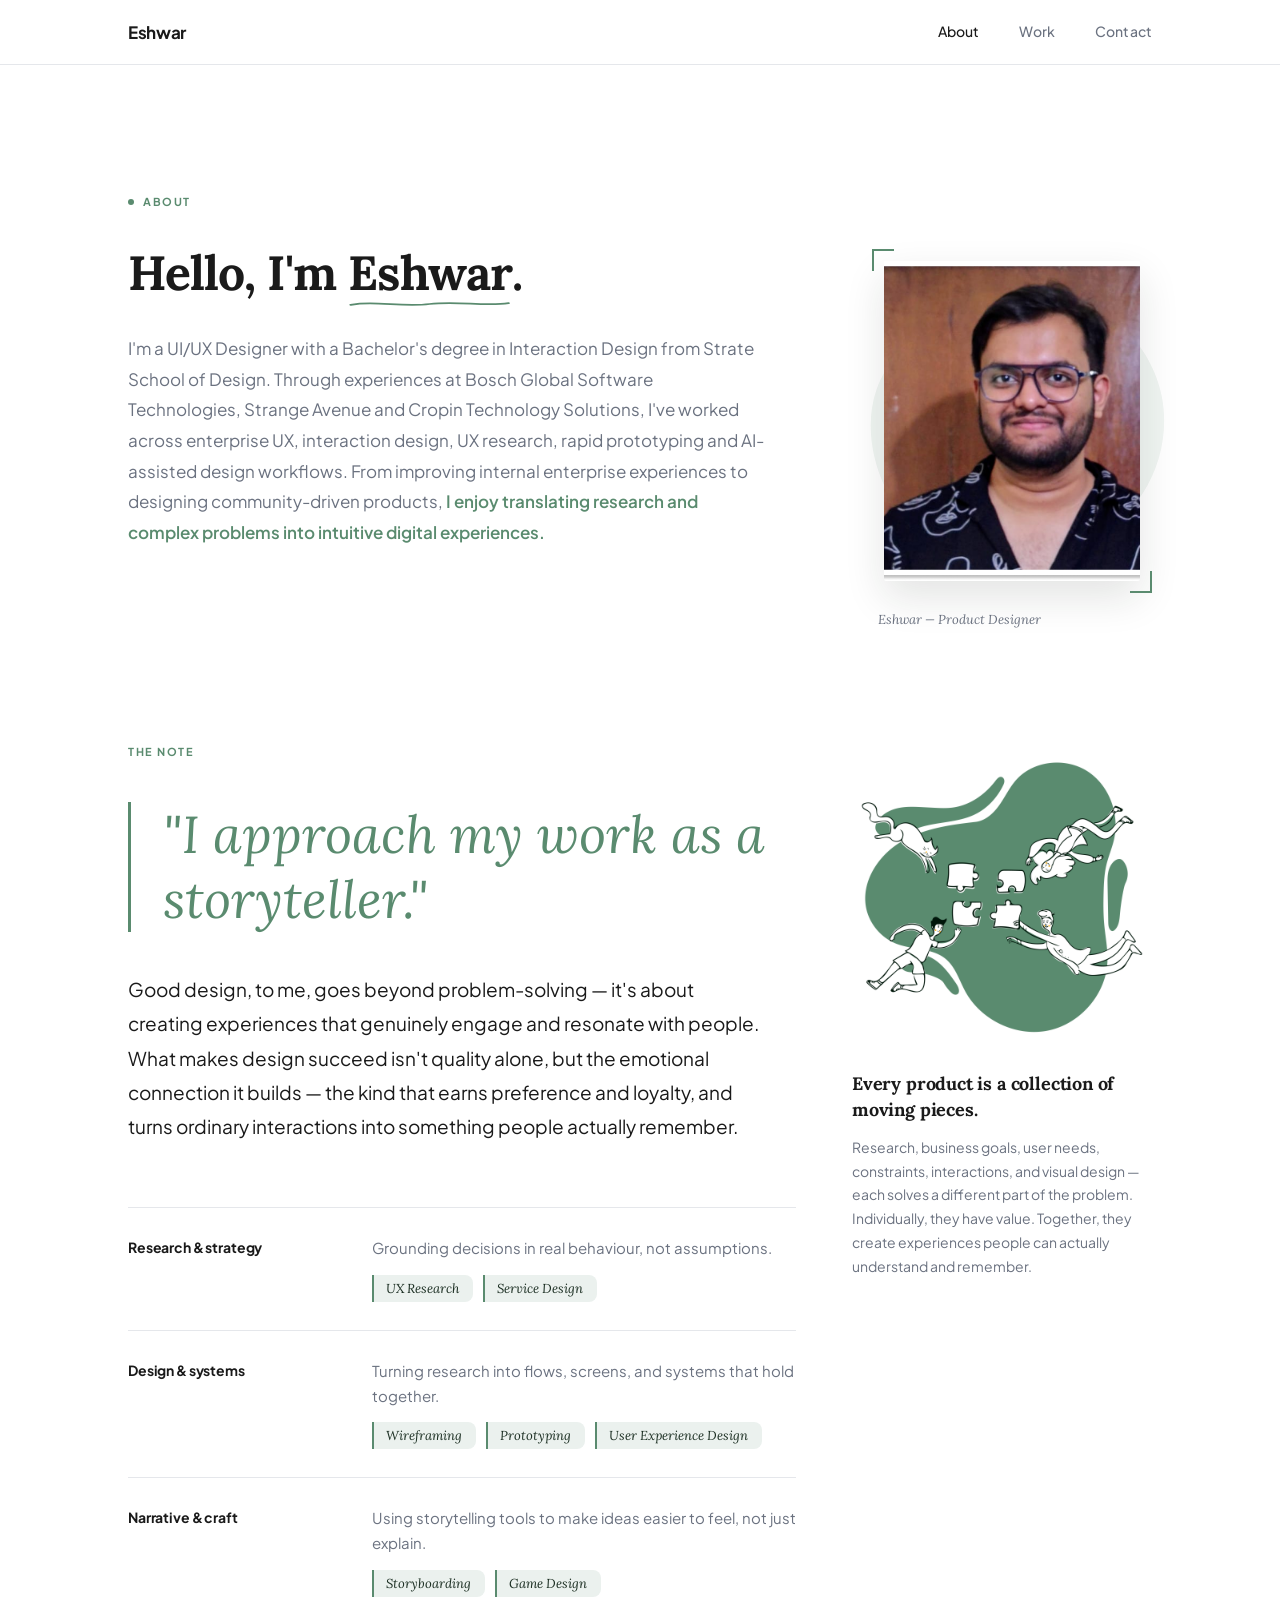
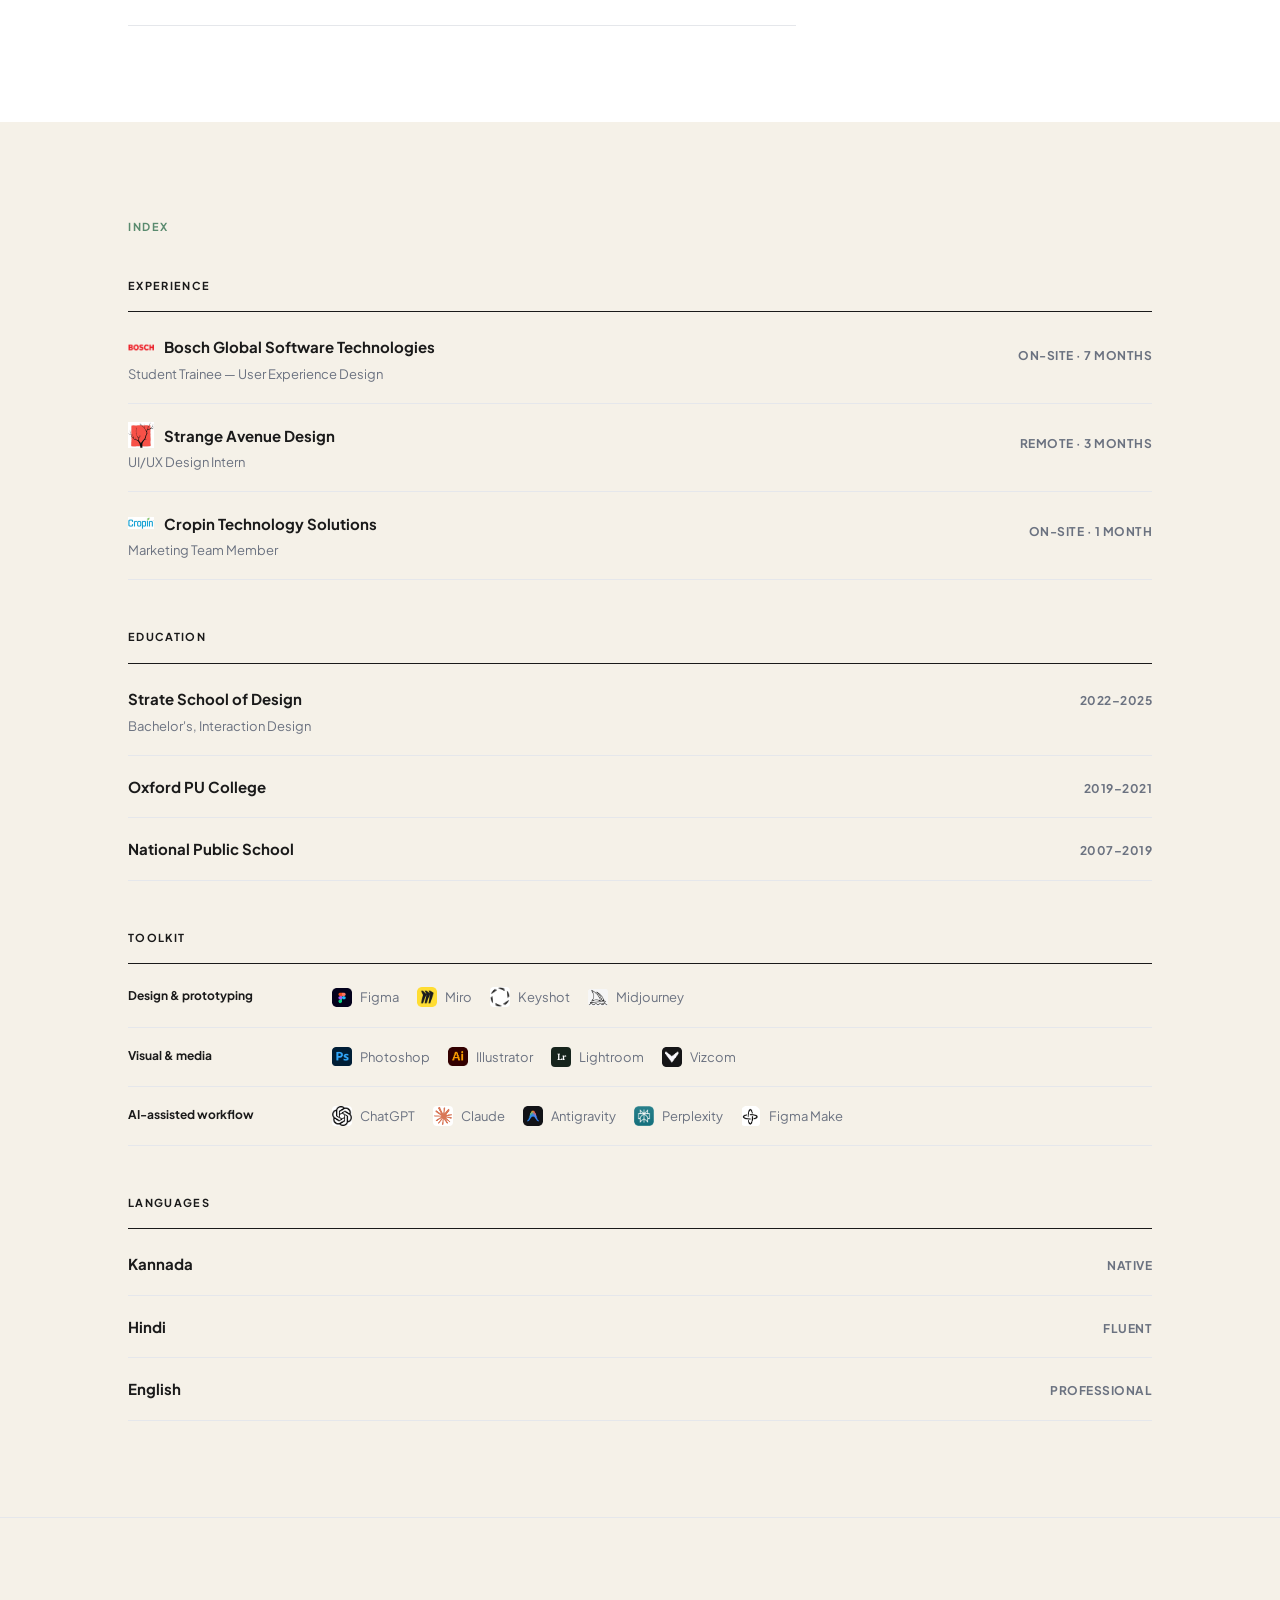
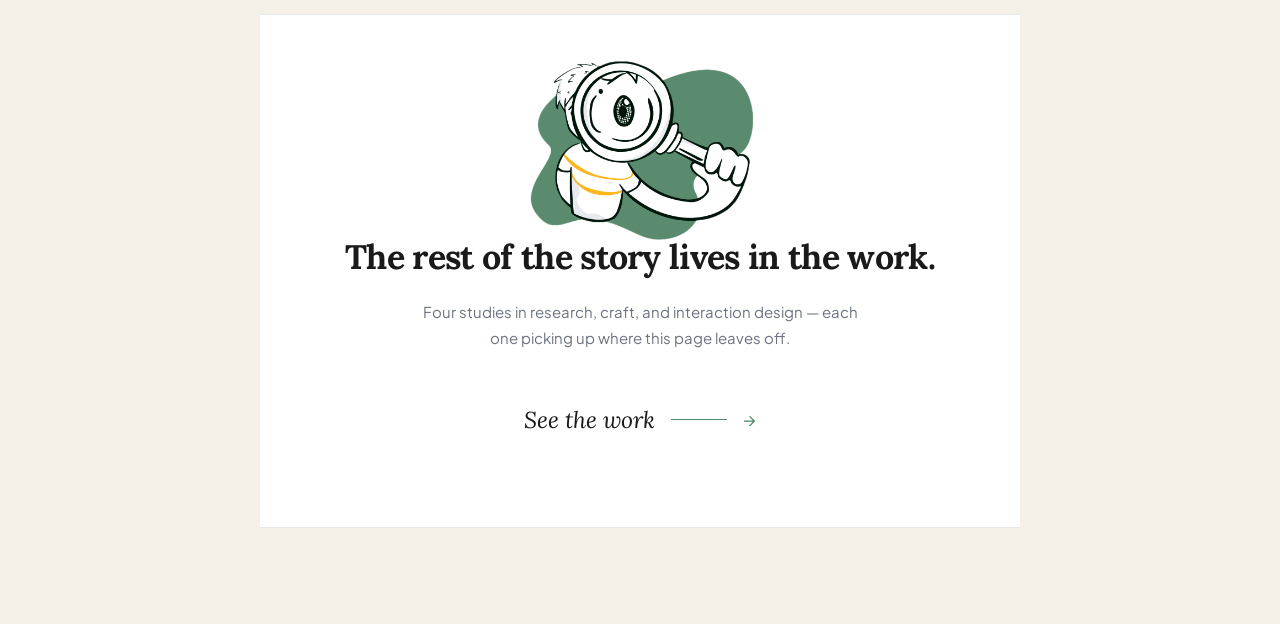
<file: index.html>
<!DOCTYPE html>
<html lang="en">
<head>
<meta charset="UTF-8">
<meta name="viewport" content="width=device-width, initial-scale=1.0">
<title>Eshwar — Product Designer</title>
<meta http-equiv="refresh" content="0;url=about-v2.html">
<link rel="canonical" href="about-v2.html">
</head>
<body>
<script>window.location.replace('about-v2.html');</script>
<p>Redirecting to <a href="about-v2.html">Eshwar — Product Designer</a>…</p>
</body>
</html>
</file>
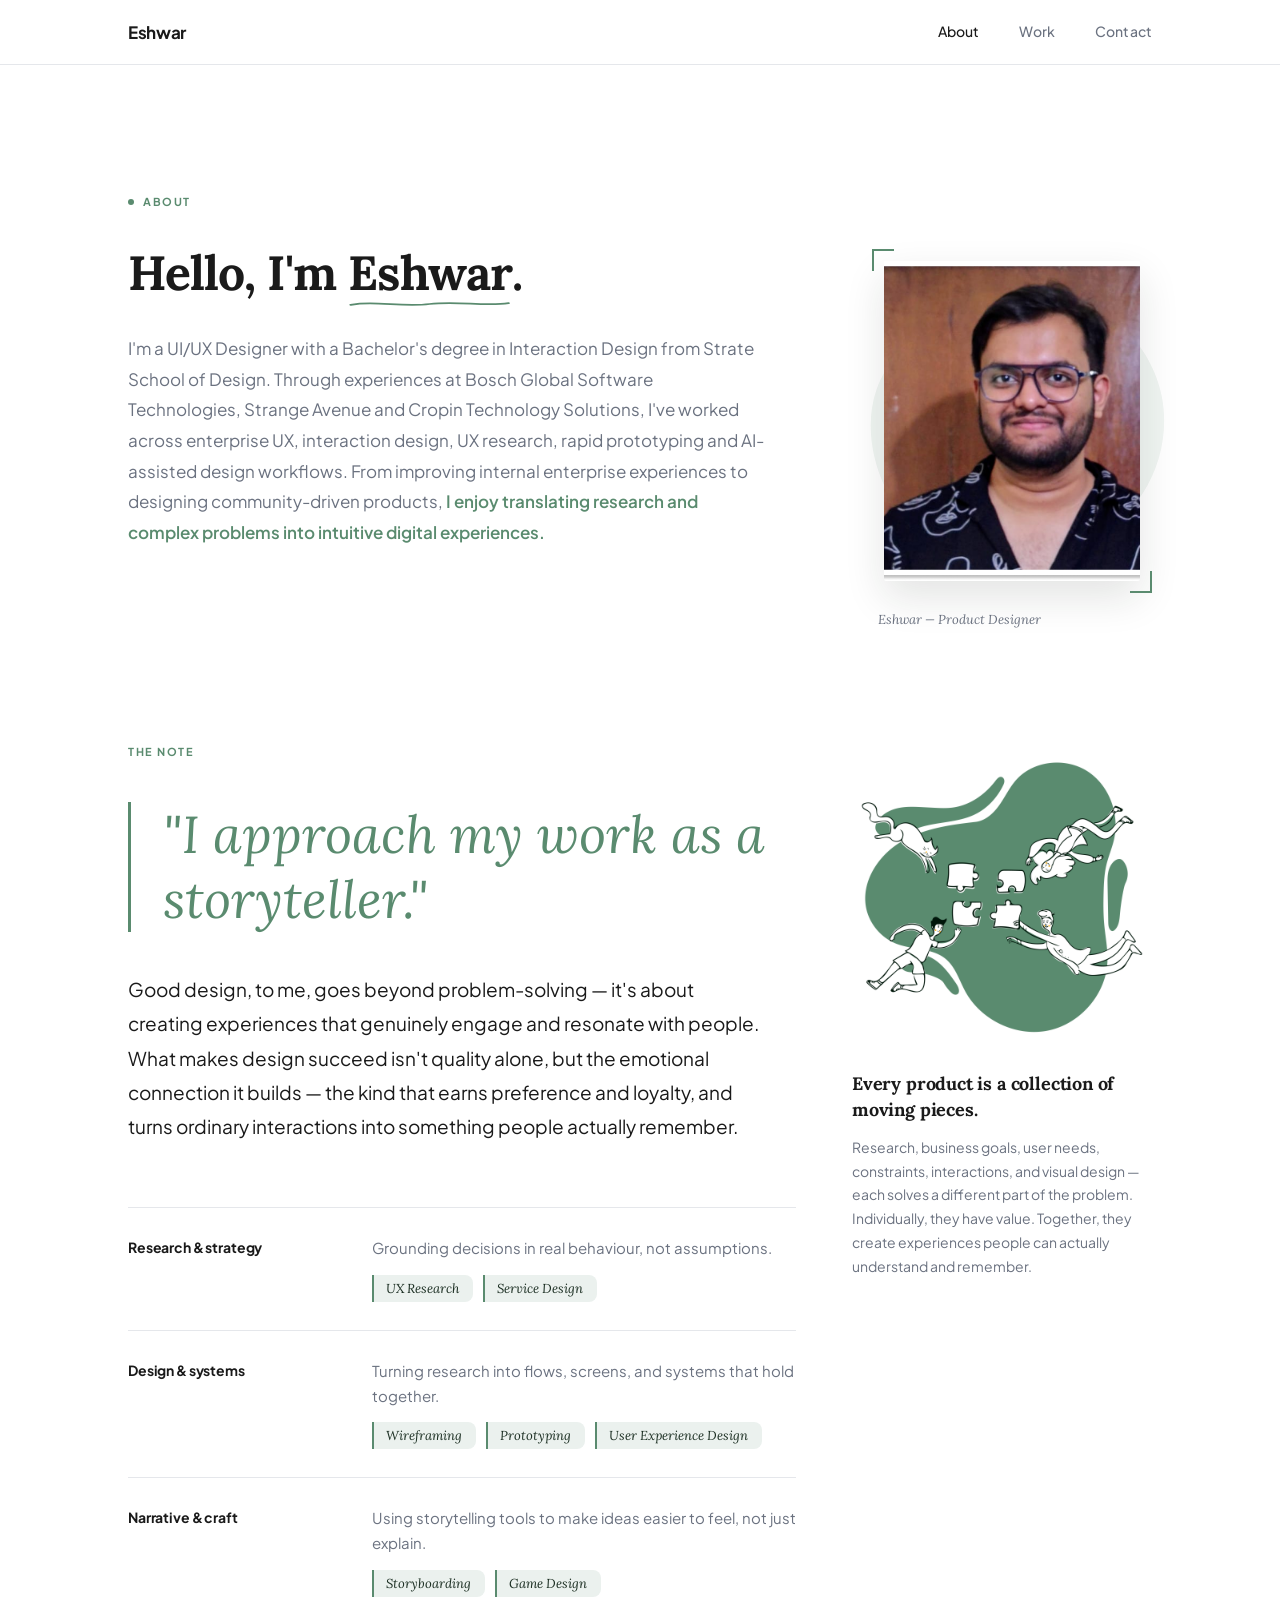
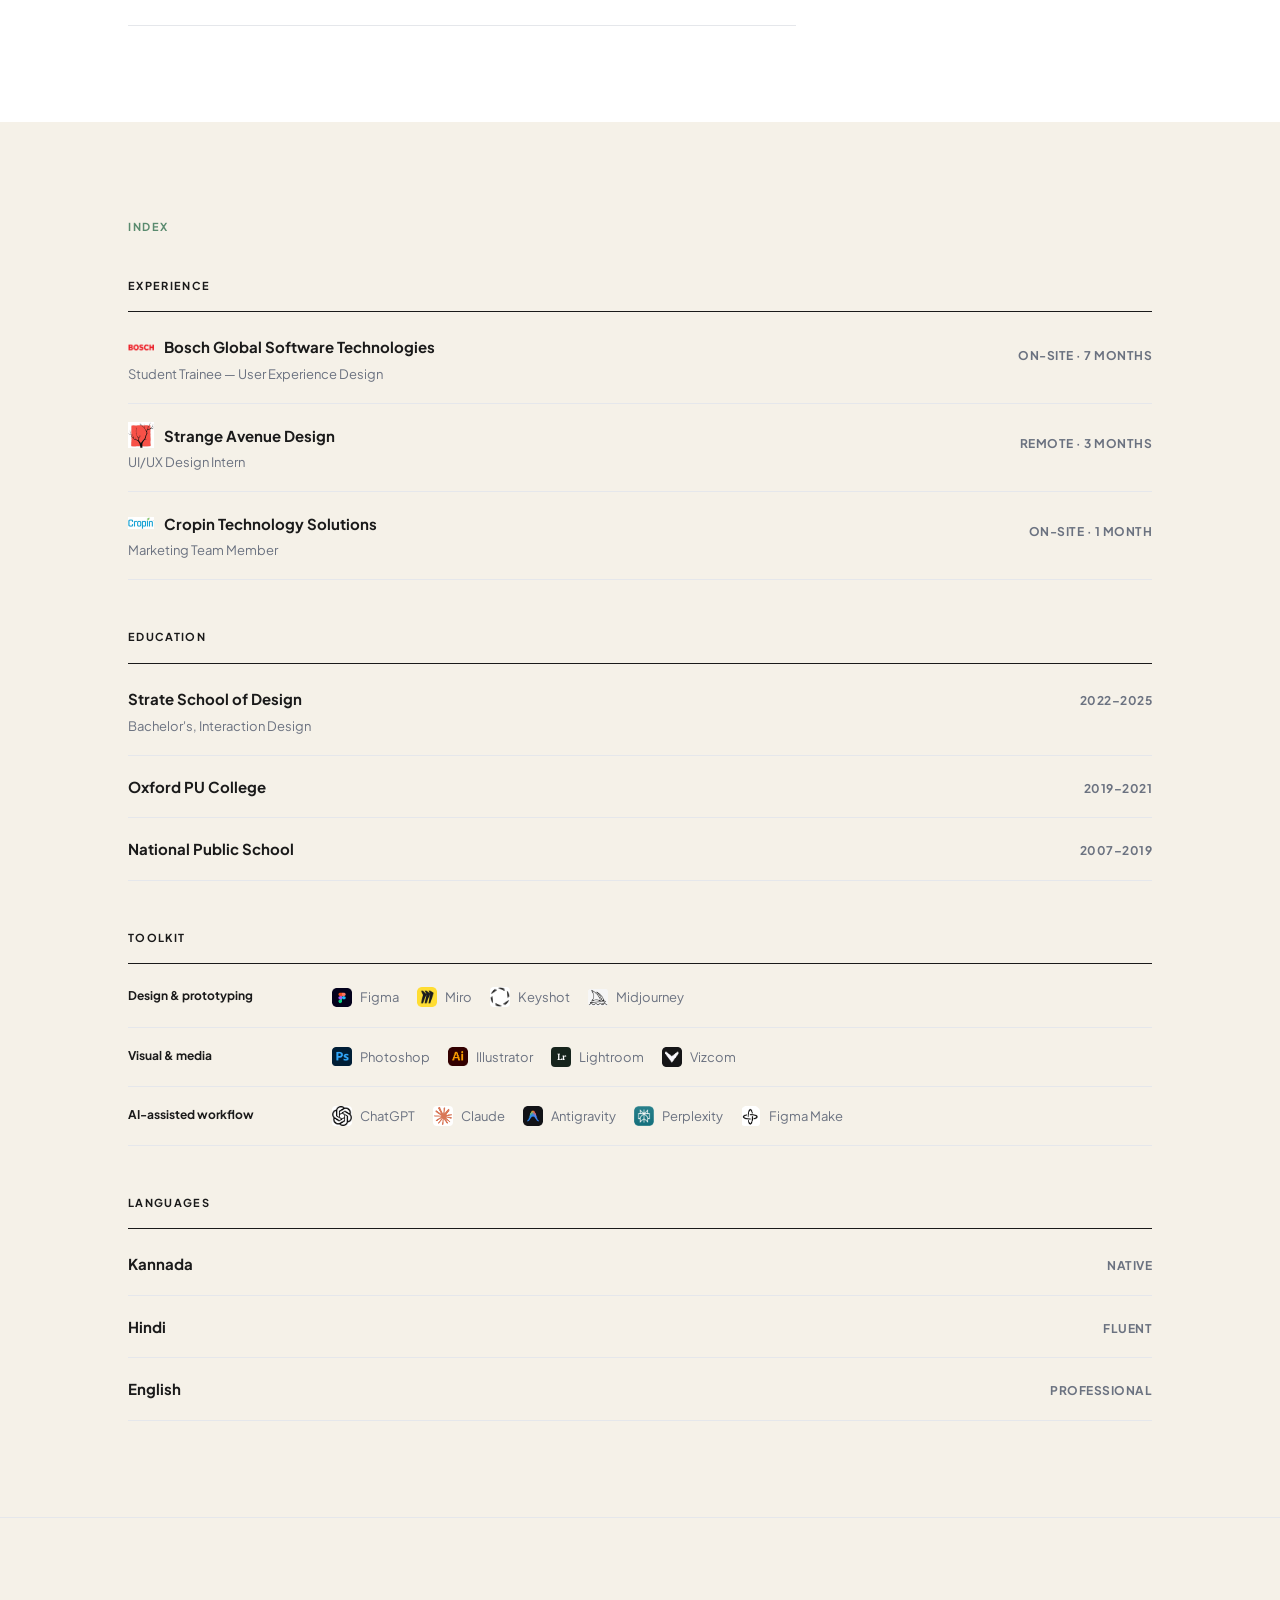
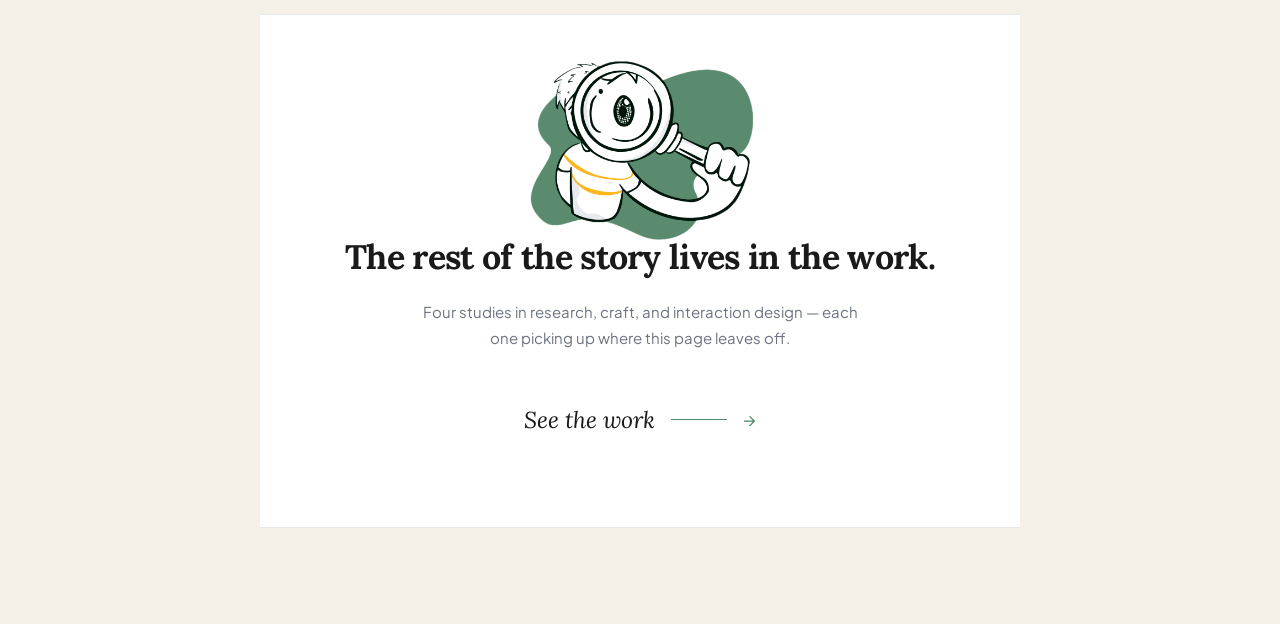
<file: about-v2.html>
<!DOCTYPE html>
<html lang="en">
<head>
<meta charset="UTF-8">
<meta name="viewport" content="width=device-width, initial-scale=1.0">
<title>About — Eshwar</title>
<meta name="description" content="About Eshwar — a product designer who treats design as storytelling, working across research, information architecture, and interaction design.">
<meta property="og:title" content="About — Eshwar">
<meta property="og:description" content="A product designer who treats design as storytelling — building experiences that don't just solve problems, but earn a place in people's everyday lives.">
<meta property="og:type" content="website">
<meta name="twitter:card" content="summary_large_image">
<link rel="icon" href="data:image/svg+xml,<svg xmlns='http://www.w3.org/2000/svg' viewBox='0 0 32 32'><rect width='32' height='32' rx='8' fill='%235A8B6F'/><text x='16' y='22' text-anchor='middle' font-size='18' font-family='sans-serif' fill='white' font-weight='700'>E</text></svg>">
<link rel="preconnect" href="https://fonts.googleapis.com">
<link rel="preconnect" href="https://fonts.gstatic.com" crossorigin>
<link href="https://fonts.googleapis.com/css2?family=Lora:ital,wght@0,400;0,700;1,400&family=Plus+Jakarta+Sans:ital,wght@0,300;0,400;0,500;0,600;0,700;0,800;1,400;1,500&display=swap" rel="stylesheet">
<style>

/* ─── RESET ─────────────────────────────────────────── */
*, *::before, *::after { box-sizing: border-box; margin: 0; padding: 0; }
html { scroll-behavior: smooth; }

/* ─── TOKENS ────────────────────────────────────────── */
:root {
  --cream:       #F5F1E8;
  --white:       #FFFFFF;
  --green:       #5A8B6F;
  --green-light: #EBF1EE;
  --green-mid:   #9CB9A9;
  --green-dark:  #1B2E22;
  --ink:         #16241C;
  --dark:        #1A1A1A;
  --mid:         #6B7280;
  --border:      #E5E7EB;
}

/* ─── BASE ──────────────────────────────────────────── */
body {
  font-family: 'Plus Jakarta Sans', -apple-system, BlinkMacSystemFont, 'Segoe UI', sans-serif;
  background: var(--cream);
  color: var(--dark);
  font-size: 17px;
  line-height: 1.7;
  -webkit-font-smoothing: antialiased;
}

/* ─── LAYOUT ────────────────────────────────────────── */
.container {
  max-width: 1120px;
  margin: 0 auto;
  padding: 0 48px;
}

/* ─── GLOBAL NAVIGATION ─────────────────────────────── */
.gnav {
  position: sticky;
  top: 0;
  z-index: 200;
  background: var(--white);
  border-bottom: 1px solid var(--border);
}
.gnav-inner {
  display: flex;
  align-items: center;
  justify-content: space-between;
  height: 64px;
}
.gnav-logo {
  font-size: 17px;
  font-weight: 700;
  color: var(--dark);
  text-decoration: none;
  letter-spacing: -0.02em;
}
.gnav-links {
  display: flex;
  align-items: center;
  gap: 40px;
}
.gnav-link {
  font-size: 14px;
  font-weight: 500;
  color: var(--mid);
  text-decoration: none;
  letter-spacing: 0.01em;
  transition: color 0.15s;
}
.gnav-link:hover, .gnav-link.active { color: var(--dark); }
.gnav-hamburger {
  display: none;
  background: none;
  border: none;
  cursor: pointer;
  flex-direction: column;
  gap: 5px;
  padding: 0;
  min-width: 44px;
  min-height: 44px;
  align-items: center;
  justify-content: center;
}
.gnav-hamburger span {
  display: block;
  width: 22px;
  height: 2px;
  background: var(--dark);
  border-radius: 2px;
}

/* ─── MOVEMENT 1 — OPENING ────────────────────────────── */
.hero {
  background: var(--white);
  padding: 128px 0 100px;
}
.hero-inner {
  position: relative;
}
.hero-text {
  max-width: 640px;
}
.hero-kicker {
  display: flex;
  align-items: center;
  gap: 9px;
  font-size: 11px;
  font-weight: 700;
  letter-spacing: 0.14em;
  text-transform: uppercase;
  color: var(--green);
  margin-bottom: 32px;
}
.hero-kicker-dot {
  width: 6px;
  height: 6px;
  border-radius: 50%;
  background: var(--green);
  flex: 0 0 auto;
}
.hero h1 {
  font-family: 'Lora', serif;
  font-size: clamp(32px, 4.2vw, 48px);
  font-weight: 700;
  color: var(--dark);
  letter-spacing: -0.02em;
  line-height: 1.2;
}
.hero-name {
  position: relative;
  display: inline-block;
}
.hero-name-mark {
  position: absolute;
  left: 0;
  bottom: -8px;
  width: 100%;
  height: 10px;
  overflow: visible;
}
.hero-name-mark-path { stroke: var(--green); }
.hero-bio {
  font-size: clamp(16px, 1.5vw, 17px);
  line-height: 1.8;
  color: var(--mid);
  margin-top: 32px;
}
.hero-emphasis {
  color: var(--green);
  font-weight: 600;
}

/* Photo — observed, not boxed: floats off-axis behind two quiet crop marks */
.hero-photo-col {
  width: clamp(220px, 22vw, 280px);
  margin-top: 40px;
  transform: rotate(-1.4deg);
}
.hero-photo-wrap { position: relative; }
.hero-photo-blob {
  position: absolute;
  top: -12%;
  left: -14%;
  width: 128%;
  height: 128%;
  opacity: 0.09;
  z-index: 0;
}
.hero-photo-blob path { fill: var(--green); }
.hero-photo-frame {
  position: relative;
  z-index: 1;
  padding: 12px;
}
.hero-photo-frame::before,
.hero-photo-frame::after {
  content: '';
  position: absolute;
  width: 22px;
  height: 22px;
  border: 2px solid var(--green);
}
.hero-photo-frame::before { top: 0; left: 0; border-right: none; border-bottom: none; }
.hero-photo-frame::after  { bottom: 0; right: 0; border-left: none; border-top: none; }
.hero-photo {
  width: 100%;
  aspect-ratio: 4 / 5;
  object-fit: cover;
  display: block;
  border-radius: 2px;
  box-shadow: 0 16px 40px rgba(22, 36, 28, 0.12);
}
.hero-photo-caption {
  font-family: 'Lora', serif;
  font-style: italic;
  font-size: 13px;
  color: var(--mid);
  margin-top: 16px;
  margin-left: 6px;
}
@media (min-width: 901px) {
  .hero-photo-col {
    position: absolute;
    top: 56px;
    right: 0;
    margin-top: 0;
  }
  .hero-text {
    max-width: min(640px, calc(100% - 300px));
  }
}
@media (max-width: 900px) {
  .hero-inner { display: flex; flex-direction: column; }
  .hero-kicker { order: 0; }
  .hero-photo-col { order: 1; width: 80%; max-width: 320px; margin: 8px auto 40px; transform: rotate(-1deg); }
  .hero-text { order: 2; }
  .hero-photo-blob { display: none; }
}

/* ─── SECTION SHELL ──────────────────────────────────── */
.section { padding: 96px 0; }
.section-white { background: var(--white); }
.section-cream { background: var(--cream); }

.about-eyebrow {
  font-size: 11px;
  font-weight: 700;
  letter-spacing: 0.14em;
  text-transform: uppercase;
  color: var(--green);
  margin-bottom: 40px;
}

/* ─── MOVEMENT 2 — THE NOTE ───────────────────────────── */
.pull-quote {
  font-family: 'Lora', serif;
  font-size: clamp(32px, 4.4vw, 52px);
  font-style: italic;
  line-height: 1.25;
  color: var(--green);
  border-left: 3px solid var(--green);
  padding-left: 32px;
  margin-bottom: 40px;
  max-width: 780px;
}
.philosophy-line {
  font-size: clamp(16px, 1.7vw, 19px);
  line-height: 1.8;
  color: var(--dark);
  max-width: 640px;
  margin-bottom: 64px;
}

.how-i-work {
  max-width: 720px;
  border-top: 1px solid var(--border);
}
.hiw-item {
  display: grid;
  grid-template-columns: 220px 1fr;
  gap: 24px;
  padding: 28px 0;
  border-bottom: 1px solid var(--border);
}
.hiw-title {
  font-size: 14px;
  font-weight: 700;
  color: var(--dark);
  letter-spacing: -0.01em;
}
.hiw-body { font-size: 15px; line-height: 1.65; color: var(--mid); }
.hiw-skills { display: flex; flex-wrap: wrap; gap: 10px; margin-top: 14px; }
.hiw-skill-tag {
  display: inline-flex;
  align-items: center;
  font-family: 'Lora', serif;
  font-style: italic;
  font-size: 13px;
  line-height: 1;
  color: var(--green-dark);
  background: var(--green-light);
  border-left: 2px solid var(--green);
  border-radius: 0 8px 8px 0;
  padding: 7px 14px 7px 12px;
  transition: border-color 0.2s ease, color 0.2s ease, transform 0.2s ease;
}
.hiw-skill-tag:hover {
  border-left-color: var(--green-dark);
  color: var(--dark);
  transform: translateY(-1px);
}

.note-layout {
  display: grid;
  grid-template-columns: 1fr 300px;
  gap: 56px;
  align-items: start;
}
.note-aside { padding-top: 4px; }
.note-illustration {
  width: 100%;
  height: auto;
  display: block;
  margin-bottom: 24px;
}
.note-caption-lead {
  font-family: 'Lora', serif;
  font-size: 18px;
  font-weight: 700;
  color: var(--dark);
  letter-spacing: -0.01em;
  line-height: 1.4;
  margin-bottom: 14px;
}
.note-caption-body {
  font-size: 14px;
  line-height: 1.7;
  color: var(--mid);
}
@media (max-width: 900px) {
  .note-layout { grid-template-columns: 1fr; gap: 32px; }
  .note-text { min-width: 0; }
  .note-aside { max-width: 300px; padding-top: 0; min-width: 0; }
}

/* ─── MOVEMENT 3 — THE INDEX ──────────────────────────── */
.ledger-group { margin-bottom: 48px; }
.ledger-group:last-child { margin-bottom: 0; }
.ledger-group-label {
  font-size: 11px;
  font-weight: 700;
  letter-spacing: 0.12em;
  text-transform: uppercase;
  color: var(--dark);
  margin-bottom: 4px;
  padding-bottom: 16px;
  border-bottom: 1px solid var(--dark);
}
.ledger-row {
  display: flex;
  justify-content: space-between;
  align-items: baseline;
  gap: 24px;
  padding: 18px 0;
  border-bottom: 1px solid var(--border);
}
.ledger-row-main { display: flex; flex-direction: column; gap: 3px; }
.ledger-row-name {
  display: flex;
  align-items: center;
  gap: 10px;
  font-size: 15px;
  font-weight: 700;
  color: var(--dark);
}
.ledger-row-logo { width: 26px; height: 26px; object-fit: contain; }
.ledger-row-sub { font-size: 13px; color: var(--mid); }
.ledger-row-meta {
  font-size: 12px;
  font-weight: 700;
  letter-spacing: 0.04em;
  text-transform: uppercase;
  color: var(--mid);
  text-align: right;
  white-space: nowrap;
}

.tool-group-row {
  display: flex;
  gap: 24px;
  padding: 18px 0;
  border-bottom: 1px solid var(--border);
  flex-wrap: wrap;
}
.tool-group-cat {
  font-size: 12px;
  font-weight: 700;
  color: var(--dark);
  flex: 0 0 180px;
}
.tool-inline-row { display: flex; flex-wrap: wrap; gap: 18px; flex: 1; }
.tool-inline { display: inline-flex; align-items: center; gap: 8px; font-size: 13px; color: var(--mid); }
.tool-inline img { width: 20px; height: 20px; object-fit: contain; border-radius: 4px; }
.tool-mono-sm {
  width: 20px; height: 20px; border-radius: 4px;
  background: var(--ink); color: var(--white);
  font-family: 'Lora', serif; font-size: 9px; font-weight: 700;
  display: flex; align-items: center; justify-content: center;
}

/* ─── CLOSING ─────────────────────────────────────────── */
.closing {
  padding: 96px 0;
  border-top: 1px solid var(--border);
}
.closing-frame {
  max-width: 760px;
  margin: 0 auto;
  background: var(--white);
  border-top: 1px solid var(--border);
  border-bottom: 1px solid var(--border);
  padding: 88px 64px;
  text-align: center;
}
.closing-illustration {
  width: 92px;
  height: 92px;
  object-fit: contain;
  display: block;
  margin: 0 auto 40px;
  transform: scale(3);
}
.closing-inner { max-width: 620px; margin: 0 auto; }
.closing-heading {
  font-family: 'Lora', serif;
  font-size: clamp(24px, 3vw, 34px);
  font-weight: 700;
  color: var(--dark);
  letter-spacing: -0.02em;
  line-height: 1.3;
  margin-bottom: 20px;
}
.closing-sub {
  font-size: 15px;
  line-height: 1.75;
  color: var(--mid);
  max-width: 460px;
  margin: 0 auto 48px;
}
.closing-link {
  display: inline-flex;
  align-items: center;
  gap: 16px;
  text-decoration: none;
  color: var(--dark);
}
.closing-link-text {
  font-family: 'Lora', serif;
  font-style: italic;
  font-size: clamp(19px, 2.2vw, 23px);
  transition: color 0.25s ease;
}
.closing-link-line {
  height: 1px;
  width: 56px;
  background: var(--green);
  transition: width 0.3s ease;
}
.closing-link-arrow {
  color: var(--green);
  font-size: 18px;
  transition: transform 0.3s ease;
}
.closing-link:hover .closing-link-text { color: var(--green); }
.closing-link:hover .closing-link-line { width: 96px; }
.closing-link:hover .closing-link-arrow { transform: translateX(8px); }

/* ─── MOTION ──────────────────────────────────────────── */
@media (prefers-reduced-motion: no-preference) {
  .anim-eyebrow, .anim-heading, .anim-sub, .anim-photo { opacity: 0; }
  .anim-eyebrow  { animation: fadeUp 0.5s ease-out 0ms both; }
  .anim-heading  { animation: fadeUp 0.5s ease-out 80ms both; }
  .anim-sub      { animation: fadeUp 0.5s ease-out 160ms both; }
  .anim-photo    { animation: fadeUp 0.5s ease-out 220ms both; }

  .hero-name-mark-path {
    stroke-dasharray: 1;
    stroke-dashoffset: 1;
    animation: doodleDraw 0.6s ease-out 420ms both;
  }

  .reveal {
    opacity: 0;
    transform: translateY(8px);
    transition: opacity 0.5s ease-out, transform 0.5s ease-out;
  }
  .reveal.is-visible { opacity: 1; transform: translateY(0); }
}
@keyframes fadeUp {
  from { opacity: 0; transform: translateY(10px); }
  to   { opacity: 1; transform: translateY(0); }
}
@keyframes doodleDraw {
  to { stroke-dashoffset: 0; }
}

/* ─── RESPONSIVE ─────────────────────────────────────── */
@media (max-width: 768px) {
  .container { padding: 0 24px; }
  .section { padding: 64px 0; }
  .hiw-item { grid-template-columns: 1fr; gap: 8px; }
  .tool-group-row { flex-direction: column; gap: 10px; }
  .tool-group-cat { flex: none; }
  .closing { padding: 64px 0; }
  .closing-frame { padding: 56px 32px; }
  .gnav-links {
    display: none;
    position: fixed;
    top: 64px; left: 0; right: 0;
    background: var(--white);
    flex-direction: column;
    gap: 0;
    border-bottom: 1px solid var(--border);
    box-shadow: 0 8px 24px rgba(0,0,0,0.07);
    z-index: 199;
    padding: 8px 0;
  }
  .gnav-links.is-open { display: flex; }
  .gnav-link { padding: 14px 24px; }
  .gnav-hamburger { display: flex; }
}
@media (max-width: 640px) {
  .pull-quote { padding-left: 20px; }
  .ledger-row { flex-direction: column; align-items: flex-start; gap: 4px; }
  .ledger-row-meta { text-align: left; }
}

</style>
</head>
<body>


<!-- ─────────────────────────────────────────────────── -->
<!-- GLOBAL NAVIGATION                                   -->
<!-- ─────────────────────────────────────────────────── -->
<header class="gnav" id="gnav">
  <div class="container">
    <div class="gnav-inner">
      <a href="index.html" class="gnav-logo">Eshwar</a>
      <nav class="gnav-links" id="gnav-links" aria-label="Main navigation">
        <a href="about-v2.html" class="gnav-link active">About</a>
        <a href="index-cards-v3.html#work" class="gnav-link">Work</a>
        <a href="contact-v3.html" class="gnav-link">Contact</a>
      </nav>
      <button class="gnav-hamburger" id="gnav-toggle"
        aria-label="Toggle navigation menu"
        aria-expanded="false"
        aria-controls="gnav-links">
        <span></span><span></span><span></span>
      </button>
    </div>
  </div>
</header>


<!-- ─────────────────────────────────────────────────── -->
<!-- MOVEMENT 1 — OPENING                                -->
<!-- ─────────────────────────────────────────────────── -->
<section class="hero">
  <div class="container">
    <div class="hero-inner">

      <div class="hero-kicker anim-eyebrow">
        <span class="hero-kicker-dot" aria-hidden="true"></span>
        About
      </div>

      <div class="hero-text">
        <h1 class="anim-heading">Hello, I'm <span class="hero-name">Eshwar<svg class="hero-name-mark" viewBox="0 0 120 12" preserveAspectRatio="none" aria-hidden="true" focusable="false"><path class="hero-name-mark-path" pathLength="1" d="M2 7C20 2 40 10 60 6C80 2 100 9 118 5" stroke-width="2" stroke-linecap="round" fill="none"/></svg></span>.</h1>
        <p class="hero-bio anim-sub">
          I'm a UI/UX Designer with a Bachelor's degree in Interaction Design from
          Strate School of Design. Through experiences at Bosch Global Software
          Technologies, Strange Avenue and Cropin Technology Solutions, I've worked
          across enterprise UX, interaction design, UX research, rapid prototyping
          and AI-assisted design workflows. From improving internal enterprise
          experiences to designing community-driven products,
          <span class="hero-emphasis">I enjoy translating research and complex problems into intuitive digital experiences.</span>
        </p>
      </div>

      <div class="hero-photo-col anim-photo">
        <div class="hero-photo-wrap">
          <svg class="hero-photo-blob" viewBox="0 0 200 200" aria-hidden="true" focusable="false">
            <path d="M52.4,-62.4C67.9,-53.6,79.6,-36.7,83.4,-18.1C87.2,0.6,83.1,21,72.6,36.7C62.1,52.5,45.2,63.6,26.7,70.2C8.2,76.8,-11.9,78.9,-29.4,72.6C-46.9,66.3,-61.8,51.6,-70.5,33.9C-79.2,16.2,-81.7,-4.5,-75.6,-21.8C-69.5,-39.1,-54.8,-53,-38.6,-61.4C-22.4,-69.8,-4.7,-72.7,11.9,-71C28.6,-69.3,57.1,-63,52.4,-62.4Z" transform="translate(100 100)"/>
          </svg>
          <div class="hero-photo-frame">
            <img src="About me visual assets/WhatsApp Image 2025-10-12 at 15.22.49_9d183b5b 1.png"
              alt="Portrait of Eshwar" class="hero-photo">
          </div>
        </div>
        <p class="hero-photo-caption">Eshwar — Product Designer</p>
      </div>

    </div>
  </div>
</section>


<!-- ─────────────────────────────────────────────────── -->
<!-- MOVEMENT 2 — THE NOTE                               -->
<!-- ─────────────────────────────────────────────────── -->
<section class="section section-white">
  <div class="container">
    <div class="note-layout">
      <div class="note-text">
        <div class="about-eyebrow reveal">The Note</div>

        <blockquote class="pull-quote reveal">
          "I approach my work as a storyteller."
        </blockquote>
        <p class="philosophy-line reveal">
          Good design, to me, goes beyond problem-solving — it's about creating
          experiences that genuinely engage and resonate with people. What makes
          design succeed isn't quality alone, but the emotional connection it
          builds — the kind that earns preference and loyalty, and turns ordinary
          interactions into something people actually remember.
        </p>

        <div class="how-i-work">
          <div class="hiw-item reveal">
            <div class="hiw-title">Research &amp; strategy</div>
            <div>
              <p class="hiw-body">Grounding decisions in real behaviour, not assumptions.</p>
              <div class="hiw-skills">
                <span class="hiw-skill-tag">UX Research</span>
                <span class="hiw-skill-tag">Service Design</span>
              </div>
            </div>
          </div>
          <div class="hiw-item reveal">
            <div class="hiw-title">Design &amp; systems</div>
            <div>
              <p class="hiw-body">Turning research into flows, screens, and systems that hold together.</p>
              <div class="hiw-skills">
                <span class="hiw-skill-tag">Wireframing</span>
                <span class="hiw-skill-tag">Prototyping</span>
                <span class="hiw-skill-tag">User Experience Design</span>
              </div>
            </div>
          </div>
          <div class="hiw-item reveal">
            <div class="hiw-title">Narrative &amp; craft</div>
            <div>
              <p class="hiw-body">Using storytelling tools to make ideas easier to feel, not just explain.</p>
              <div class="hiw-skills">
                <span class="hiw-skill-tag">Storyboarding</span>
                <span class="hiw-skill-tag">Game Design</span>
              </div>
            </div>
          </div>
        </div>
      </div>

      <div class="note-aside reveal">
        <img src="Illustrations/Illustration - Workflow Teamwork.png"
          alt="Illustration of four people reaching toward each other across a green shape, each holding a puzzle piece that fits with the others"
          class="note-illustration">
        <p class="note-caption-lead">Every product is a collection of moving pieces.</p>
        <p class="note-caption-body">
          Research, business goals, user needs, constraints, interactions, and
          visual design — each solves a different part of the problem.
          Individually, they have value. Together, they create experiences
          people can actually understand and remember.
        </p>
      </div>
    </div>
  </div>
</section>


<!-- ─────────────────────────────────────────────────── -->
<!-- MOVEMENT 3 — THE INDEX                              -->
<!-- ─────────────────────────────────────────────────── -->
<section class="section section-cream">
  <div class="container">
    <div class="about-eyebrow">Index</div>

    <div class="ledger-group">
      <div class="ledger-group-label">Experience</div>
      <div class="ledger-row reveal">
        <div class="ledger-row-main">
          <div class="ledger-row-name">
            <img class="ledger-row-logo" src="About me visual assets/image 318.png" alt="Bosch logo">
            Bosch Global Software Technologies
          </div>
          <div class="ledger-row-sub">Student Trainee — User Experience Design</div>
        </div>
        <div class="ledger-row-meta">On-site · 7 months</div>
      </div>
      <div class="ledger-row reveal">
        <div class="ledger-row-main">
          <div class="ledger-row-name">
            <img class="ledger-row-logo" src="About me visual assets/image 317.png" alt="Strange Avenue Design logo">
            Strange Avenue Design
          </div>
          <div class="ledger-row-sub">UI/UX Design Intern</div>
        </div>
        <div class="ledger-row-meta">Remote · 3 months</div>
      </div>
      <div class="ledger-row reveal">
        <div class="ledger-row-main">
          <div class="ledger-row-name">
            <img class="ledger-row-logo" src="About me visual assets/image 320.png" alt="Cropin Technology Solutions logo">
            Cropin Technology Solutions
          </div>
          <div class="ledger-row-sub">Marketing Team Member</div>
        </div>
        <div class="ledger-row-meta">On-site · 1 month</div>
      </div>
    </div>

    <div class="ledger-group">
      <div class="ledger-group-label">Education</div>
      <div class="ledger-row reveal">
        <div class="ledger-row-main">
          <div class="ledger-row-name">Strate School of Design</div>
          <div class="ledger-row-sub">Bachelor's, Interaction Design</div>
        </div>
        <div class="ledger-row-meta">2022–2025</div>
      </div>
      <div class="ledger-row reveal">
        <div class="ledger-row-main">
          <div class="ledger-row-name">Oxford PU College</div>
        </div>
        <div class="ledger-row-meta">2019–2021</div>
      </div>
      <div class="ledger-row reveal">
        <div class="ledger-row-main">
          <div class="ledger-row-name">National Public School</div>
        </div>
        <div class="ledger-row-meta">2007–2019</div>
      </div>
    </div>

    <div class="ledger-group">
      <div class="ledger-group-label">Toolkit</div>
      <div class="tool-group-row reveal">
        <div class="tool-group-cat">Design &amp; prototyping</div>
        <div class="tool-inline-row">
          <span class="tool-inline"><img src="About me visual assets/image 310.png" alt="">Figma</span>
          <span class="tool-inline"><img src="About me visual assets/image 312.png" alt="">Miro</span>
          <span class="tool-inline"><img src="About me visual assets/image 290.png" alt="">Keyshot</span>
          <span class="tool-inline"><img src="About me visual assets/image 313.png" alt="">Midjourney</span>
        </div>
      </div>
      <div class="tool-group-row reveal">
        <div class="tool-group-cat">Visual &amp; media</div>
        <div class="tool-inline-row">
          <span class="tool-inline"><img src="About me visual assets/image 1.png" alt="">Photoshop</span>
          <span class="tool-inline"><img src="About me visual assets/image 2.png" alt="">Illustrator</span>
          <span class="tool-inline"><span class="tool-mono-sm">Lr</span>Lightroom</span>
          <span class="tool-inline"><img src="About me visual assets/image 296.png" alt="">Vizcom</span>
        </div>
      </div>
      <div class="tool-group-row reveal">
        <div class="tool-group-cat">AI-assisted workflow</div>
        <div class="tool-inline-row">
          <span class="tool-inline"><img src="About me visual assets/image 321.png" alt="">ChatGPT</span>
          <span class="tool-inline"><img src="About me visual assets/Claude logo.png" alt="">Claude</span>
          <span class="tool-inline"><img src="About me visual assets/image 355.png" alt="">Antigravity</span>
          <span class="tool-inline"><img src="About me visual assets/image 308.png" alt="">Perplexity</span>
          <span class="tool-inline"><img src="About me visual assets/Figma Make icon.png" alt="">Figma Make</span>
        </div>
      </div>
    </div>

    <div class="ledger-group">
      <div class="ledger-group-label">Languages</div>
      <div class="ledger-row reveal">
        <div class="ledger-row-main"><div class="ledger-row-name">Kannada</div></div>
        <div class="ledger-row-meta">Native</div>
      </div>
      <div class="ledger-row reveal">
        <div class="ledger-row-main"><div class="ledger-row-name">Hindi</div></div>
        <div class="ledger-row-meta">Fluent</div>
      </div>
      <div class="ledger-row reveal">
        <div class="ledger-row-main"><div class="ledger-row-name">English</div></div>
        <div class="ledger-row-meta">Professional</div>
      </div>
    </div>
  </div>
</section>


<!-- ─────────────────────────────────────────────────── -->
<!-- CLOSING                                             -->
<!-- ─────────────────────────────────────────────────── -->
<section class="closing">
  <div class="container">
    <div class="closing-frame">
      <img src="Illustrations/Illustration 2.png" alt="" class="closing-illustration" aria-hidden="true">
      <div class="closing-inner">
        <h2 class="closing-heading">The rest of the story lives in the work.</h2>
        <p class="closing-sub">
          Four studies in research, craft, and interaction design — each one
          picking up where this page leaves off.
        </p>
        <a href="index-cards-v3.html#work" class="closing-link">
          <span class="closing-link-text">See the work</span>
          <span class="closing-link-line"></span>
          <span class="closing-link-arrow">→</span>
        </a>
      </div>
    </div>
  </div>
</section>


<script>
(function () {
  var toggle = document.getElementById('gnav-toggle');
  var menu   = document.getElementById('gnav-links');
  if (toggle && menu) {
    toggle.addEventListener('click', function () {
      var open = menu.classList.toggle('is-open');
      toggle.setAttribute('aria-expanded', String(open));
    });
    document.addEventListener('click', function (e) {
      if (!e.target.closest('#gnav') && menu.classList.contains('is-open')) {
        menu.classList.remove('is-open');
        toggle.setAttribute('aria-expanded', 'false');
      }
    });
  }

  var reduced = window.matchMedia('(prefers-reduced-motion: reduce)').matches;
  var revealEls = document.querySelectorAll('.reveal');
  if (!reduced && 'IntersectionObserver' in window) {
    var io = new IntersectionObserver(function (entries) {
      entries.forEach(function (entry) {
        if (entry.isIntersecting) {
          entry.target.classList.add('is-visible');
          io.unobserve(entry.target);
        }
      });
    }, { threshold: 0.15 });
    revealEls.forEach(function (el) { io.observe(el); });
  } else {
    revealEls.forEach(function (el) { el.classList.add('is-visible'); });
  }
})();
</script>

</body>
</html>
</file>
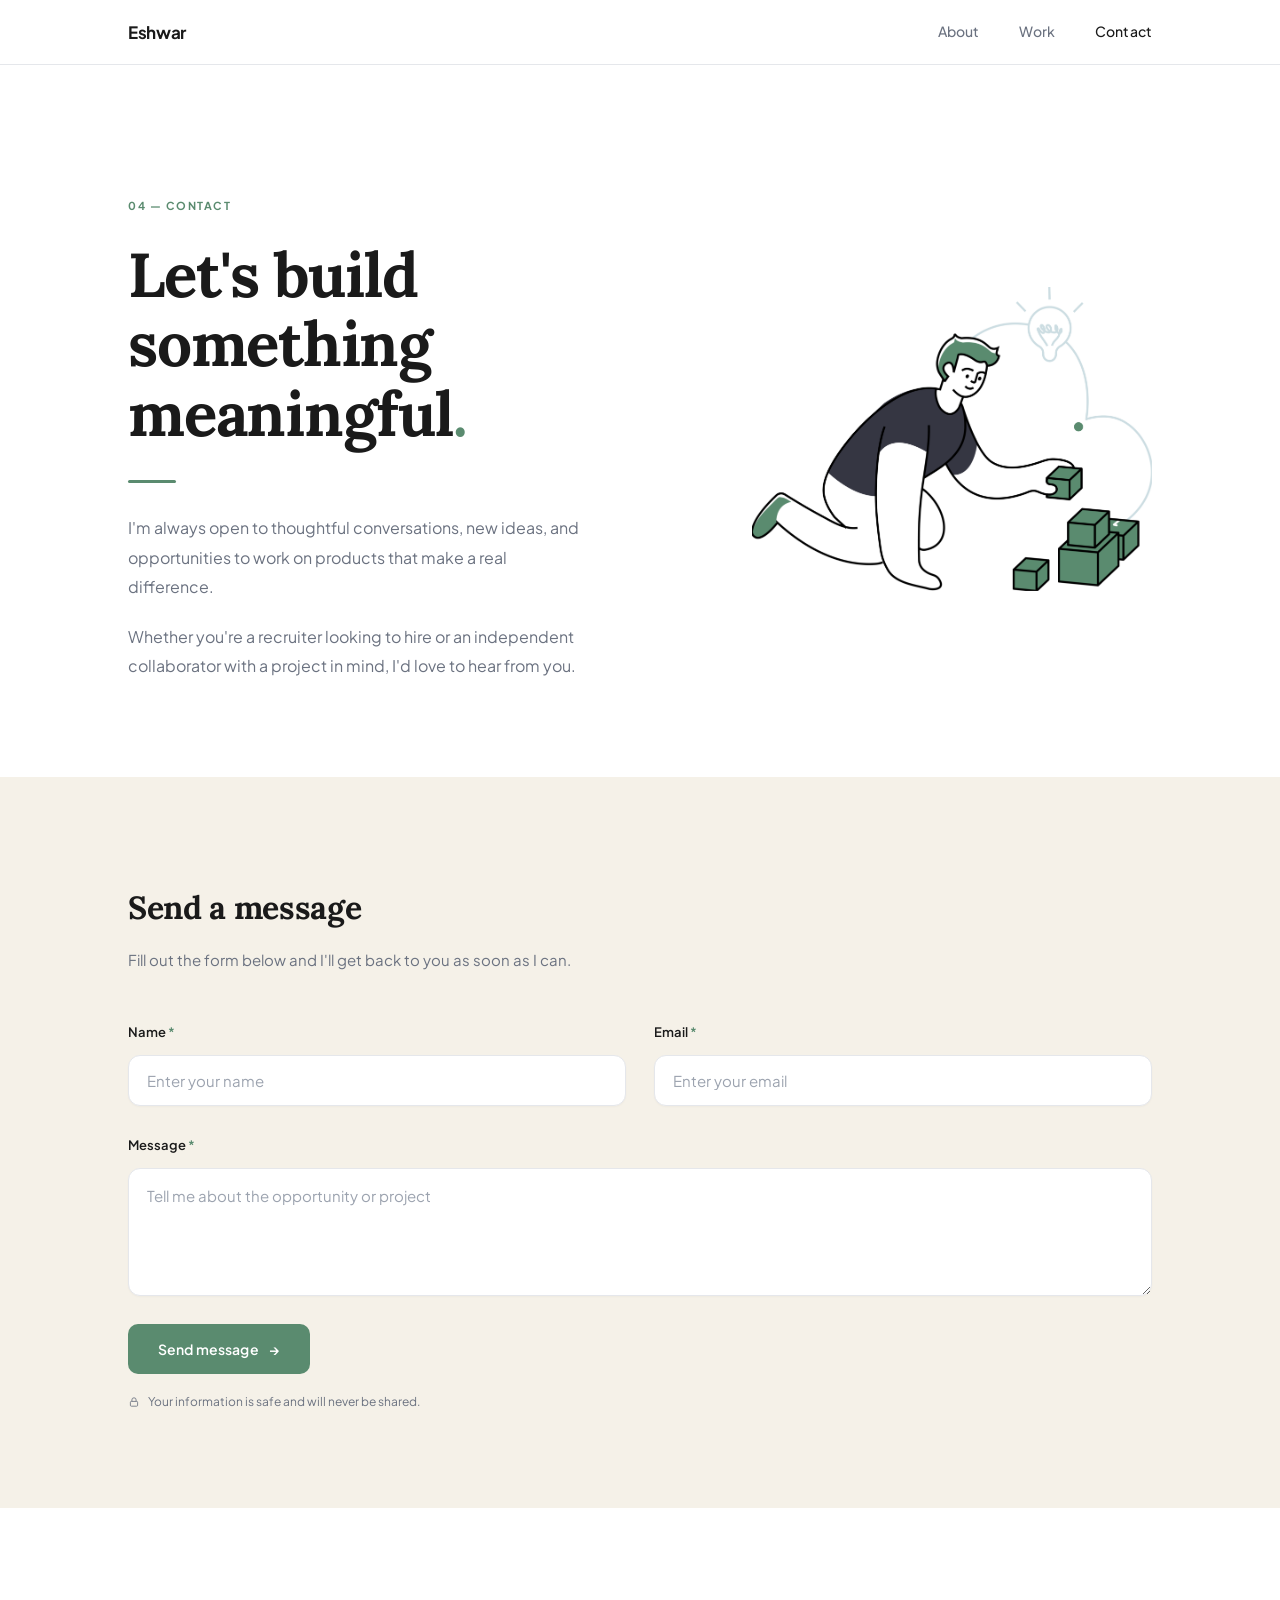
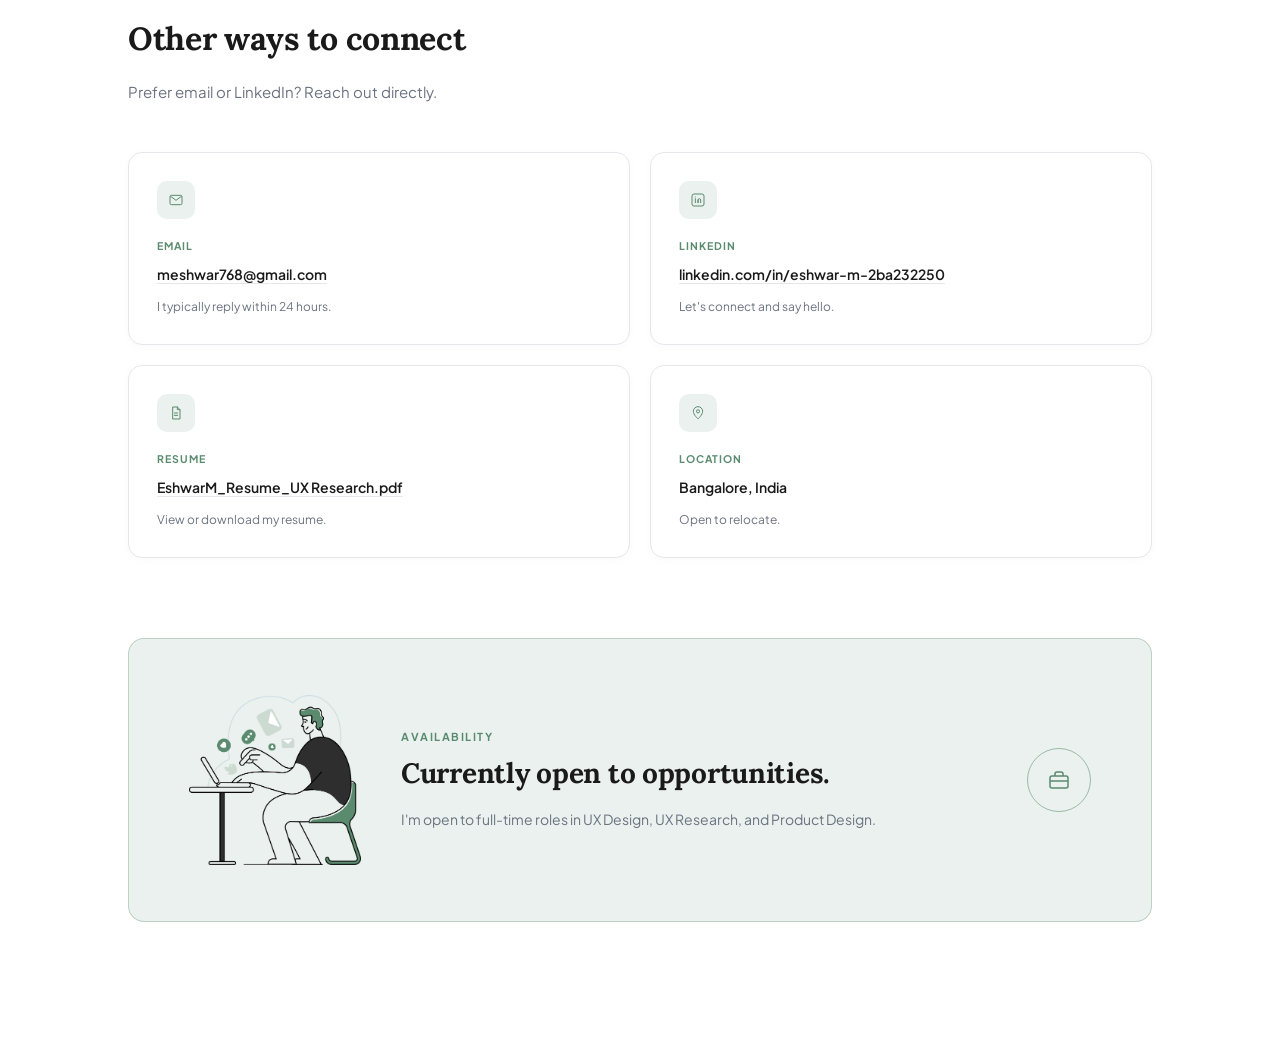
<file: contact-v3.html>
<!DOCTYPE html>
<html lang="en">
<head>
<meta charset="UTF-8">
<meta name="viewport" content="width=device-width, initial-scale=1.0">
<title>Contact — Eshwar</title>
<meta name="description" content="Get in touch with Eshwar — product designer working across research, information architecture, and interaction design.">
<meta property="og:title" content="Contact — Eshwar">
<meta property="og:description" content="Let's build something meaningful. I'm always open to thoughtful conversations, new ideas, and opportunities to work on products that make a real difference.">
<meta property="og:type" content="website">
<meta name="twitter:card" content="summary_large_image">
<link rel="icon" href="data:image/svg+xml,<svg xmlns='http://www.w3.org/2000/svg' viewBox='0 0 32 32'><rect width='32' height='32' rx='8' fill='%235A8B6F'/><text x='16' y='22' text-anchor='middle' font-size='18' font-family='sans-serif' fill='white' font-weight='700'>E</text></svg>">
<link rel="preconnect" href="https://fonts.googleapis.com">
<link rel="preconnect" href="https://fonts.gstatic.com" crossorigin>
<link href="https://fonts.googleapis.com/css2?family=Lora:ital,wght@0,400;0,700;1,400&family=Plus+Jakarta+Sans:ital,wght@0,300;0,400;0,500;0,600;0,700;0,800;1,400;1,500&display=swap" rel="stylesheet">
<style>

/* ─── RESET ─────────────────────────────────────────── */
*, *::before, *::after { box-sizing: border-box; margin: 0; padding: 0; }
html { scroll-behavior: smooth; }

/* ─── TOKENS ────────────────────────────────────────── */
:root {
  --cream:       #F5F1E8;
  --white:       #FFFFFF;
  --green:       #5A8B6F;
  --green-light: #EBF1EE;
  --green-mid:   #9CB9A9;
  --green-dark:  #1B2E22;
  --dark:        #1A1A1A;
  --mid:         #6B7280;
  --border:      #E5E7EB;
}

/* ─── BASE ──────────────────────────────────────────── */
body {
  font-family: 'Plus Jakarta Sans', -apple-system, BlinkMacSystemFont, 'Segoe UI', sans-serif;
  background: var(--white);
  color: var(--dark);
  font-size: 17px;
  line-height: 1.7;
  -webkit-font-smoothing: antialiased;
}
.container { max-width: 1120px; margin: 0 auto; padding: 0 48px; }

/* ─── GLOBAL NAVIGATION ─────────────────────────────── */
.gnav { position: sticky; top: 0; z-index: 200; background: var(--white); border-bottom: 1px solid var(--border); }
.gnav-inner { display: flex; align-items: center; justify-content: space-between; height: 64px; }
.gnav-logo { font-size: 17px; font-weight: 700; color: var(--dark); text-decoration: none; letter-spacing: -0.02em; }
.gnav-links { display: flex; align-items: center; gap: 40px; }
.gnav-link { font-size: 14px; font-weight: 500; color: var(--mid); text-decoration: none; letter-spacing: 0.01em; transition: color 0.15s; }
.gnav-link:hover, .gnav-link.active { color: var(--dark); }
.gnav-hamburger { display: none; background: none; border: none; cursor: pointer; flex-direction: column; gap: 5px; padding: 0; min-width: 44px; min-height: 44px; align-items: center; justify-content: center; }
.gnav-hamburger span { display: block; width: 22px; height: 2px; background: var(--dark); border-radius: 2px; }

/* ─── SECTION SHELL ───────────────────────────────────── */
.section { padding: 104px 0 0; }
/* Editorial cream insert — Send a Message only (experimental) */
.section-form-insert { background: var(--cream); padding-top: 104px; padding-bottom: 96px; }
.section-label {
  font-family: 'Lora', serif; font-size: clamp(24px, 2.8vw, 32px);
  font-weight: 700; color: var(--dark); letter-spacing: -0.01em;
  margin-bottom: 12px;
}
.section-sub { font-size: 15px; color: var(--mid); margin-bottom: 48px; }

/* ─── INTRO / CLOSING STATEMENT ───────────────────────── */
.intro { padding: 132px 0 96px; }
.intro-grid { display: grid; grid-template-columns: 1fr 440px; gap: 48px; align-items: center; }
.contact-eyebrow {
  font-size: 11px; font-weight: 700; letter-spacing: 0.14em;
  text-transform: uppercase; color: var(--green); margin-bottom: 24px;
}
.contact-heading {
  font-family: 'Lora', serif;
  font-size: clamp(38px, 5vw, 62px);
  font-weight: 700; color: var(--dark);
  letter-spacing: -0.02em; line-height: 1.12;
  max-width: 560px;
}
.contact-heading .accent-dot { color: var(--green); }
.heading-rule { width: 48px; height: 3px; background: var(--green); border-radius: 2px; margin: 32px 0 30px; }
.contact-lede { font-size: 16px; line-height: 1.85; color: var(--mid); max-width: 460px; }
.contact-lede p + p { margin-top: 20px; }
.intro-visual { max-width: 400px; margin-left: auto; }
.intro-visual img { width: 100%; height: auto; display: block; }

/* ─── SEND A MESSAGE ──────────────────────────────────── */
.form-grid { display: grid; grid-template-columns: 1fr 1fr; gap: 28px; margin-bottom: 28px; }
.field { display: flex; flex-direction: column; }
.field-label { font-size: 13px; font-weight: 600; color: var(--dark); margin-bottom: 12px; }
.field-required { color: var(--green); }
.field-input, .field-textarea {
  font-family: inherit; font-size: 15px; color: var(--dark);
  background: var(--white); border: 1px solid var(--border); border-radius: 12px;
  padding: 15px 18px; width: 100%;
  box-shadow: 0 1px 2px rgba(16,24,20,0.03);
  transition: border-color 0.15s, box-shadow 0.15s;
}
.field-input::placeholder, .field-textarea::placeholder { color: #9CA3AF; }
.field-input:focus, .field-textarea:focus {
  outline: none; border-color: var(--green-mid);
  box-shadow: 0 0 0 3px rgba(90,139,111,0.1);
}
.field-textarea { resize: vertical; min-height: 128px; margin-bottom: 28px; line-height: 1.6; }
.send-btn {
  display: inline-flex; align-items: center; gap: 10px;
  background: var(--green); color: var(--white);
  font-family: inherit; font-size: 14px; font-weight: 600; letter-spacing: 0.01em;
  border: none; border-radius: 10px; padding: 16px 30px;
  cursor: pointer; transition: background 0.2s ease;
}
.send-btn:hover { background: var(--green-dark); }
.send-btn:disabled { opacity: 0.65; cursor: not-allowed; }
.send-btn:disabled:hover { background: var(--green); }
.send-btn-arrow { display: inline-block; transition: transform 0.2s ease; }
.send-btn:hover .send-btn-arrow { transform: translateX(3px); }
.form-note { display: flex; align-items: center; gap: 8px; font-size: 12px; color: var(--mid); margin-top: 18px; }
.form-status {
  display: none; align-items: center; gap: 8px;
  font-size: 13px; font-weight: 500; margin-top: 14px;
  opacity: 0; transform: translateY(-4px);
  transition: opacity 0.2s ease, transform 0.2s ease;
}
.form-status.is-visible { display: flex; opacity: 1; transform: translateY(0); }
.form-status.is-loading { color: var(--mid); }
.form-status.is-success { color: var(--green-dark); }
.form-status.is-error { color: #94423B; }

/* ─── OTHER WAYS TO CONNECT ───────────────────────────── */
.connect-grid { display: grid; grid-template-columns: repeat(2, 1fr); gap: 20px; }
.connect-card {
  background: var(--white); border: 1px solid var(--border); border-radius: 14px;
  padding: 28px; box-shadow: 0 2px 10px rgba(16,24,20,0.025);
  transition: box-shadow 0.25s ease, transform 0.25s ease, border-color 0.25s ease;
}
.connect-card:hover {
  box-shadow: 0 10px 28px rgba(16,24,20,0.06);
  transform: translateY(-2px);
  border-color: var(--green-mid);
}
.connect-icon {
  width: 38px; height: 38px; border-radius: 10px;
  background: var(--green-light); color: var(--green);
  display: flex; align-items: center; justify-content: center;
  margin-bottom: 18px;
}
.connect-icon svg { width: 16px; height: 16px; }
.connect-label {
  font-size: 10.5px; font-weight: 700; letter-spacing: 0.09em;
  text-transform: uppercase; color: var(--green); margin-bottom: 8px;
}
.connect-value { font-size: 14px; font-weight: 600; color: var(--dark); margin-bottom: 10px; word-break: break-word; }
.connect-value a { color: var(--dark); text-decoration: none; border-bottom: 1px solid var(--border); }
.connect-value a:hover { color: var(--green); border-color: var(--green); }
.connect-caption { font-size: 12px; color: var(--mid); line-height: 1.6; }

/* ─── AVAILABILITY BANNER ─────────────────────────────── */
.availability-banner {
  margin-top: 80px; background: var(--green-light);
  border: 1px solid rgba(90,139,111,0.32);
  border-radius: 16px; padding: 56px 60px;
  display: flex; align-items: center; justify-content: space-between; gap: 40px;
}
.availability-illustration { width: 172px; flex-shrink: 0; }
.availability-illustration img { width: 100%; height: auto; display: block; }
.availability-content { flex: 1; min-width: 0; }
.availability-eyebrow {
  font-size: 11px; font-weight: 700; letter-spacing: 0.14em;
  text-transform: uppercase; color: var(--green); margin-bottom: 10px;
}
.availability-heading {
  font-family: 'Lora', serif; font-size: clamp(22px, 2.4vw, 28px);
  font-weight: 700; color: var(--dark); letter-spacing: -0.01em;
  line-height: 1.25; margin-bottom: 16px;
}
.availability-text { font-size: 14px; color: var(--mid); line-height: 1.75; max-width: 480px; }
.availability-icon {
  width: 64px; height: 64px; border-radius: 50%;
  border: 1px solid var(--green-mid); color: var(--green);
  display: flex; align-items: center; justify-content: center;
  flex-shrink: 0;
}
.availability-icon svg { width: 24px; height: 24px; }

/* ─── RESPONSIVE ─────────────────────────────────────── */
@media (max-width: 900px) {
  .intro-grid { grid-template-columns: 1fr; gap: 40px; }
  .intro-visual { max-width: 360px; margin: 0 auto; }
}
@media (max-width: 768px) {
  .container { padding: 0 24px; }
  .intro { padding: 108px 0 72px; }
  .section { padding: 80px 0 0; }
  .section-form-insert { padding-top: 80px; padding-bottom: 64px; }
  .form-grid { grid-template-columns: 1fr; }
  .availability-banner { flex-direction: column; align-items: flex-start; margin-top: 56px; padding: 36px; }
  .availability-illustration { width: 130px; }
  .gnav-links {
    display: none; position: fixed; top: 64px; left: 0; right: 0;
    background: var(--white); flex-direction: column; gap: 0;
    border-bottom: 1px solid var(--border); box-shadow: 0 8px 24px rgba(0,0,0,0.07);
    z-index: 199; padding: 8px 0;
  }
  .gnav-links.is-open { display: flex; }
  .gnav-link { padding: 14px 24px; }
  .gnav-hamburger { display: flex; }
}
@media (max-width: 560px) {
  .connect-grid { grid-template-columns: 1fr; }
}

</style>
</head>
<body>


<!-- ─────────────────────────────────────────────────── -->
<!-- GLOBAL NAVIGATION                                   -->
<!-- ─────────────────────────────────────────────────── -->
<header class="gnav" id="gnav">
  <div class="container">
    <div class="gnav-inner">
      <a href="index.html" class="gnav-logo">Eshwar</a>
      <nav class="gnav-links" id="gnav-links" aria-label="Main navigation">
        <a href="about-v2.html" class="gnav-link">About</a>
        <a href="index-cards-v3.html#work" class="gnav-link">Work</a>
        <a href="contact-v3.html" class="gnav-link active">Contact</a>
      </nav>
      <button class="gnav-hamburger" id="gnav-toggle"
        aria-label="Toggle navigation menu"
        aria-expanded="false"
        aria-controls="gnav-links">
        <span></span><span></span><span></span>
      </button>
    </div>
  </div>
</header>


<!-- ─────────────────────────────────────────────────── -->
<!-- INTRO / CLOSING STATEMENT                           -->
<!-- ─────────────────────────────────────────────────── -->
<section class="intro" id="top">
  <div class="container">
    <div class="intro-grid">
      <div>
        <div class="contact-eyebrow">04 — Contact</div>
        <h1 class="contact-heading">Let's build something meaningful<span class="accent-dot">.</span></h1>
        <div class="heading-rule"></div>
        <div class="contact-lede">
          <p>I'm always open to thoughtful conversations, new ideas, and opportunities to work on products that make a real difference.</p>
          <p>Whether you're a recruiter looking to hire or an independent collaborator with a project in mind, I'd love to hear from you.</p>
        </div>
      </div>
      <div class="intro-visual">
        <img src="Illustrations/Frame 263.png" alt="Illustration of a person kneeling and building a stack of green blocks, with a glowing idea lightbulb connected above">
      </div>
    </div>
  </div>
</section>


<!-- ─────────────────────────────────────────────────── -->
<!-- SEND A MESSAGE                                      -->
<!-- ─────────────────────────────────────────────────── -->
<section class="section section-form-insert">
  <div class="container">
    <h2 class="section-label">Send a message</h2>
    <p class="section-sub">Fill out the form below and I'll get back to you as soon as I can.</p>

    <form id="contact-form" action="https://formspree.io/f/mkjwyznq" method="POST">
      <div class="form-grid">
        <div class="field">
          <label class="field-label" for="cf-name">Name <span class="field-required">*</span></label>
          <input class="field-input" type="text" id="cf-name" name="name" placeholder="Enter your name" required>
        </div>
        <div class="field">
          <label class="field-label" for="cf-email">Email <span class="field-required">*</span></label>
          <input class="field-input" type="email" id="cf-email" name="email" placeholder="Enter your email" required>
        </div>
      </div>
      <div class="field">
        <label class="field-label" for="cf-message">Message <span class="field-required">*</span></label>
        <textarea class="field-textarea" id="cf-message" name="message" placeholder="Tell me about the opportunity or project" required></textarea>
      </div>
      <button type="submit" class="send-btn" id="send-btn">
        <span class="send-btn-label">Send message</span>
        <span class="send-btn-arrow" aria-hidden="true">→</span>
      </button>
      <div class="form-note">
        <svg width="12" height="12" viewBox="0 0 20 20" fill="none" aria-hidden="true"><rect x="4" y="9" width="12" height="8" rx="1.5" stroke="currentColor" stroke-width="1.4"/><path d="M6.5 9V6.5a3.5 3.5 0 0 1 7 0V9" stroke="currentColor" stroke-width="1.4"/></svg>
        Your information is safe and will never be shared.
      </div>
      <div class="form-status" id="form-status" role="status" aria-live="polite"></div>
    </form>
  </div>
</section>


<!-- ─────────────────────────────────────────────────── -->
<!-- OTHER WAYS TO CONNECT                               -->
<!-- ─────────────────────────────────────────────────── -->
<section class="section" style="padding-bottom: 120px;">
  <div class="container">
    <h2 class="section-label">Other ways to connect</h2>
    <p class="section-sub">Prefer email or LinkedIn? Reach out directly.</p>

    <div class="connect-grid">
      <div class="connect-card">
        <div class="connect-icon">
          <svg viewBox="0 0 24 24" fill="none"><rect x="3" y="5" width="18" height="14" rx="2" stroke="currentColor" stroke-width="1.5"/><path d="M4 6.5l8 6 8-6" stroke="currentColor" stroke-width="1.5" stroke-linecap="round"/></svg>
        </div>
        <div class="connect-label">Email</div>
        <div class="connect-value"><a href="mailto:meshwar768@gmail.com">meshwar768@gmail.com</a></div>
        <div class="connect-caption">I typically reply within 24 hours.</div>
      </div>
      <div class="connect-card">
        <div class="connect-icon">
          <svg viewBox="0 0 24 24" fill="none"><rect x="3" y="3" width="18" height="18" rx="3" stroke="currentColor" stroke-width="1.5"/><path d="M8 10v6M8 7.5v.01M12 16v-4c0-1.2.8-2 2-2s2 .8 2 2v4M12 12v4" stroke="currentColor" stroke-width="1.5" stroke-linecap="round"/></svg>
        </div>
        <div class="connect-label">LinkedIn</div>
        <div class="connect-value"><a href="https://www.linkedin.com/in/eshwar-m-2ba232250" target="_blank" rel="noopener">linkedin.com/in/eshwar-m-2ba232250</a></div>
        <div class="connect-caption">Let's connect and say hello.</div>
      </div>
      <div class="connect-card">
        <div class="connect-icon">
          <svg viewBox="0 0 24 24" fill="none"><path d="M7 3h7l4 4v14H7V3Z" stroke="currentColor" stroke-width="1.5" stroke-linejoin="round"/><path d="M14 3v4h4M9.5 12h5M9.5 15.5h5" stroke="currentColor" stroke-width="1.5" stroke-linecap="round"/></svg>
        </div>
        <div class="connect-label">Resume</div>
        <div class="connect-value"><a href="EshwarM_Resume_UX Research.pdf" download>EshwarM_Resume_UX Research.pdf</a></div>
        <div class="connect-caption">View or download my resume.</div>
      </div>
      <div class="connect-card">
        <div class="connect-icon">
          <svg viewBox="0 0 24 24" fill="none"><path d="M12 21s7-6.6 7-11.5A7 7 0 0 0 5 9.5C5 14.4 12 21 12 21Z" stroke="currentColor" stroke-width="1.5" stroke-linejoin="round"/><circle cx="12" cy="9.5" r="2.3" stroke="currentColor" stroke-width="1.5"/></svg>
        </div>
        <div class="connect-label">Location</div>
        <div class="connect-value">Bangalore, India</div>
        <div class="connect-caption">Open to relocate.</div>
      </div>
    </div>

    <div class="availability-banner">
      <div class="availability-illustration">
        <img src="Illustrations/Random one.png" alt="Illustration of a person sitting at a laptop, with connection icons — a heart, message bubble, and envelope — floating above" loading="lazy">
      </div>
      <div class="availability-content">
        <div class="availability-eyebrow">Availability</div>
        <div class="availability-heading">Currently open to opportunities.</div>
        <p class="availability-text">I'm open to full-time roles in UX Design, UX Research, and Product Design.</p>
      </div>
      <div class="availability-icon">
        <svg viewBox="0 0 24 24" fill="none"><rect x="3" y="8" width="18" height="12" rx="2" stroke="currentColor" stroke-width="1.5"/><path d="M8 8V6a2 2 0 0 1 2-2h4a2 2 0 0 1 2 2v2M3 13h18" stroke="currentColor" stroke-width="1.5"/></svg>
      </div>
    </div>
  </div>
</section>


<script>
(function () {
  var toggle = document.getElementById('gnav-toggle');
  var menu   = document.getElementById('gnav-links');
  if (toggle && menu) {
    toggle.addEventListener('click', function () {
      var open = menu.classList.toggle('is-open');
      toggle.setAttribute('aria-expanded', String(open));
    });
    document.addEventListener('click', function (e) {
      if (!e.target.closest('#gnav') && menu.classList.contains('is-open')) {
        menu.classList.remove('is-open');
        toggle.setAttribute('aria-expanded', 'false');
      }
    });
  }
})();

(function () {
  var form   = document.getElementById('contact-form');
  var btn    = document.getElementById('send-btn');
  var label  = btn ? btn.querySelector('.send-btn-label') : null;
  var status = document.getElementById('form-status');
  if (!form || !btn || !label || !status) return;

  function setStatus(kind, message) {
    status.className = 'form-status is-visible is-' + kind;
    status.textContent = message;
  }

  form.addEventListener('submit', function (e) {
    e.preventDefault();

    btn.disabled = true;
    label.textContent = 'Sending…';
    setStatus('loading', 'Sending your message…');

    fetch(form.action, {
      method: 'POST',
      body: new FormData(form),
      headers: { 'Accept': 'application/json' }
    }).then(function (response) {
      if (response.ok) {
        setStatus('success', "Thanks — your message is on its way. I'll get back to you soon.");
        form.reset();
      } else {
        return response.json().then(function (data) {
          var message = (data && data.errors && data.errors.length)
            ? data.errors.map(function (err) { return err.message; }).join(', ')
            : 'Something went wrong. Please try again or email me directly.';
          setStatus('error', message);
        });
      }
    }).catch(function () {
      setStatus('error', 'Something went wrong. Please check your connection and try again.');
    }).finally(function () {
      btn.disabled = false;
      label.textContent = 'Send message';
    });
  });
})();
</script>

</body>
</html>
</file>
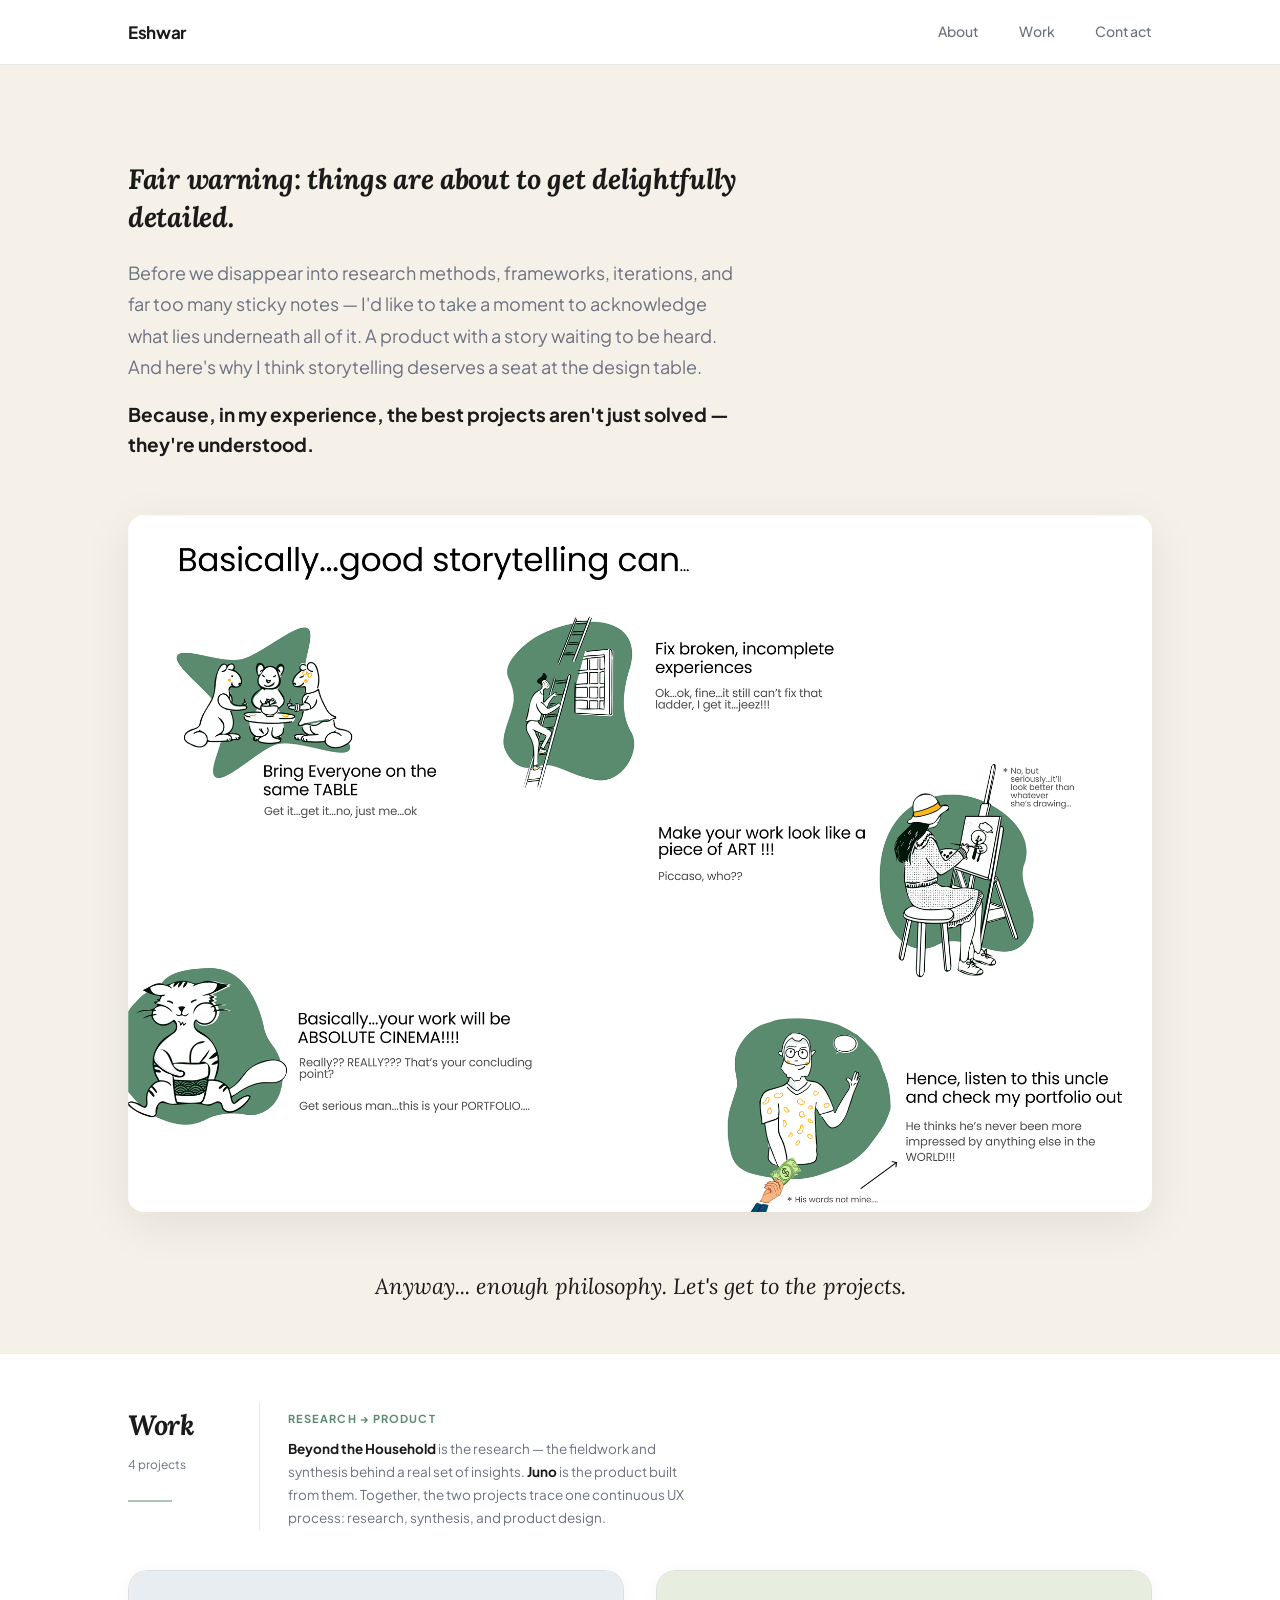
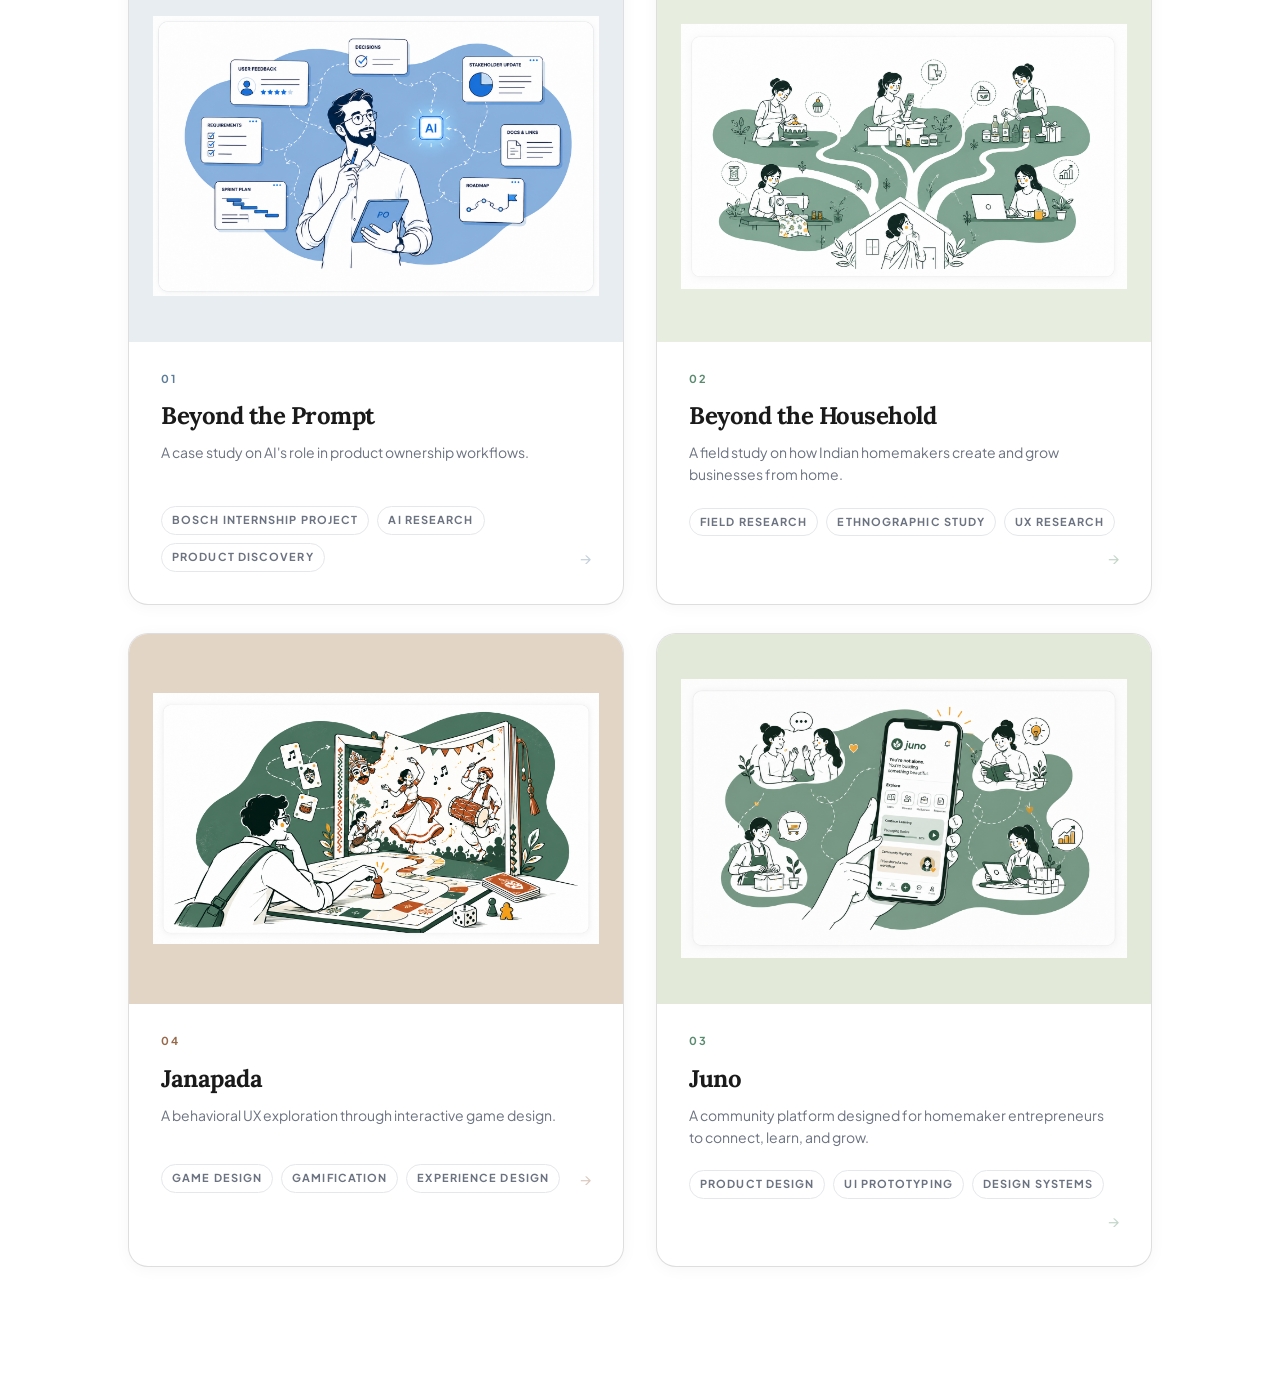
<file: index-cards-v3.html>
<!DOCTYPE html>
<html lang="en">
<head>
<meta charset="UTF-8">
<meta name="viewport" content="width=device-width, initial-scale=1.0">
<title>Eshwar — Product Designer</title>
<meta name="description" content="Eshwar is a product designer working at the intersection of research, information architecture, and interaction design.">
<meta property="og:title" content="Eshwar — Product Designer">
<meta property="og:description" content="Portfolio of Eshwar — product design across research, information architecture, and interaction design.">
<meta property="og:type" content="website">
<meta name="twitter:card" content="summary_large_image">
<link rel="icon" href="data:image/svg+xml,<svg xmlns='http://www.w3.org/2000/svg' viewBox='0 0 32 32'><rect width='32' height='32' rx='8' fill='%235A8B6F'/><text x='16' y='22' text-anchor='middle' font-size='18' font-family='sans-serif' fill='white' font-weight='700'>E</text></svg>">
<link rel="preconnect" href="https://fonts.googleapis.com">
<link rel="preconnect" href="https://fonts.gstatic.com" crossorigin>
<link href="https://fonts.googleapis.com/css2?family=Lora:ital,wght@0,400;0,700;1,400&family=Plus+Jakarta+Sans:ital,wght@0,300;0,400;0,500;0,600;0,700;0,800;1,400;1,500&display=swap" rel="stylesheet">
<style>

/* ─── RESET ─────────────────────────────────────────── */
*, *::before, *::after { box-sizing: border-box; margin: 0; padding: 0; }
html { scroll-behavior: smooth; }

/* ─── TOKENS ────────────────────────────────────────── */
:root {
  --cream:       #F5F1E8;
  --white:       #FFFFFF;
  --green:       #5A8B6F;
  --green-light: #EBF1EE;
  --green-mid:   #9CB9A9;
  --green-dark:  #1B2E22;
  --dark:        #1A1A1A;
  --mid:         #6B7280;
  --border:      #E5E7EB;
  --border-firm: rgba(26,26,26,0.14);
  --editorial-blue:  #5C7D99;
  --editorial-brown: #96694A;
  --panel-blue:        #E8EDF2;
  --panel-sage:        #E7EDDF;
  --panel-green-juno:  #E2E9D9;
  --panel-brown:       #E3D5C6;
}

/* ─── BASE ──────────────────────────────────────────── */
body {
  font-family: 'Plus Jakarta Sans', -apple-system, BlinkMacSystemFont, 'Segoe UI', sans-serif;
  background: var(--cream);
  color: var(--dark);
  font-size: 17px;
  line-height: 1.7;
  -webkit-font-smoothing: antialiased;
}

/* ─── LAYOUT ────────────────────────────────────────── */
.container {
  max-width: 1120px;
  margin: 0 auto;
  padding: 0 48px;
}

/* ─── GLOBAL NAVIGATION ─────────────────────────────── */
.gnav {
  position: sticky;
  top: 0;
  z-index: 200;
  background: var(--white);
  border-bottom: 1px solid var(--border);
}
.gnav-inner {
  display: flex;
  align-items: center;
  justify-content: space-between;
  height: 64px;
}
.gnav-logo {
  font-size: 17px;
  font-weight: 700;
  color: var(--dark);
  text-decoration: none;
  letter-spacing: -0.02em;
}
.gnav-links {
  display: flex;
  align-items: center;
  gap: 40px;
}
.gnav-link {
  font-size: 14px;
  font-weight: 500;
  color: var(--mid);
  text-decoration: none;
  letter-spacing: 0.01em;
  transition: color 0.15s;
}
.gnav-link:hover { color: var(--dark); }
.gnav-hamburger {
  display: none;
  background: none;
  border: none;
  cursor: pointer;
  flex-direction: column;
  gap: 5px;
  padding: 0;
  min-width: 44px;
  min-height: 44px;
  align-items: center;
  justify-content: center;
}
.gnav-hamburger span {
  display: block;
  width: 22px;
  height: 2px;
  background: var(--dark);
  border-radius: 2px;
}

/* ─── STORY TRANSITION (now the page hero) ───────────── */
.story-transition {
  padding: 96px 0 48px;
  background: var(--cream);
}
.story-text { max-width: 620px; }
.story-lede {
  font-family: 'Lora', serif;
  font-style: italic;
  font-size: clamp(22px, 2.4vw, 28px);
  font-weight: 700;
  color: var(--dark);
  letter-spacing: -0.01em;
  line-height: 1.35;
  margin-bottom: 20px;
}
.story-body {
  font-size: clamp(16px, 1.6vw, 18px);
  line-height: 1.75;
  color: var(--mid);
  margin-bottom: 16px;
}
.story-emphasis {
  font-size: clamp(17px, 1.7vw, 19px);
  font-weight: 700;
  line-height: 1.6;
  color: var(--dark);
}
.story-illustration { margin: 56px 0; }
.story-illustration img {
  width: 100%;
  height: auto;
  display: block;
  border-radius: 16px;
  box-shadow: 0 12px 48px rgba(0,0,0,0.08);
}
.story-close {
  font-family: 'Lora', serif;
  font-style: italic;
  font-size: clamp(19px, 2vw, 22px);
  color: var(--dark);
  text-align: center;
}

/* ─── PROJECTS SECTION ───────────────────────────────── */
.projects-section {
  padding: 48px 0 120px;
  background: var(--white);
}
.projects-header {
  display: flex;
  align-items: flex-start;
  gap: 64px;
  margin-bottom: 40px;
}
.projects-header-main {
  display: flex;
  flex-direction: column;
}
.projects-label {
  display: block;
  font-family: 'Lora', serif;
  font-style: italic;
  font-size: clamp(22px, 2.6vw, 28px);
  font-weight: 700;
  color: var(--dark);
  letter-spacing: -0.01em;
}
.projects-count {
  display: block;
  font-size: 12px;
  color: var(--mid);
  margin-top: 6px;
}
.projects-header-main::after {
  content: '';
  display: block;
  width: 44px;
  height: 2px;
  background: var(--green);
  opacity: 0.5;
  margin-top: 24px;
}

/* Editorial note — Research → Product relationship, reads as part of the heading composition */
.projects-note {
  max-width: 440px;
  padding-top: 8px;
  border-left: 1px solid var(--border);
  padding-left: 28px;
  flex-shrink: 0;
}
.projects-note-label {
  display: block;
  font-size: 11px;
  font-weight: 700;
  letter-spacing: 0.1em;
  text-transform: uppercase;
  color: var(--green);
  margin-bottom: 10px;
}
.projects-note-text {
  font-size: 13.5px;
  line-height: 1.7;
  color: var(--mid);
}
.projects-note-text strong {
  color: var(--dark);
  font-weight: 700;
}
@media (max-width: 768px) {
  .projects-header { flex-direction: column; gap: 20px; }
  .projects-note {
    max-width: 100%;
    border-left: none; padding-left: 0;
    border-top: 1px solid var(--border); padding-top: 20px;
  }
}

/* ─── PROJECT GRID (clockwise composition) ───────────── */
.projects-grid {
  display: grid;
  grid-template-columns: 1fr 1fr;
  column-gap: 32px;
  row-gap: 28px;
}
/* clockwise path: 01 (top-left) → 02 (top-right) → 03 (bottom-right) → 04 (bottom-left) */
.card-prompt    { grid-column: 1; grid-row: 1; }
.card-household { grid-column: 2; grid-row: 1; }
.card-juno      { grid-column: 2; grid-row: 2; }
.card-janapada  { grid-column: 1; grid-row: 2; }

/* ─── PROJECT CARD (framed destination) ──────────────── */
.project-card {
  display: flex;
  flex-direction: column;
  background: var(--white);
  border: 1px solid var(--border-firm);
  border-radius: 20px;
  overflow: hidden;
  text-decoration: none;
  color: inherit;
  box-shadow: 0 2px 16px rgba(22, 36, 28, 0.04);
  transition: box-shadow 0.25s ease, transform 0.25s ease, border-color 0.25s ease;
}
a.project-card:hover {
  box-shadow: 0 16px 44px rgba(22, 36, 28, 0.09);
  transform: translateY(-4px);
  border-color: var(--green-mid);
}
.project-card.coming-soon {
  opacity: 0.5;
  cursor: default;
}
.card-thumb {
  aspect-ratio: 4 / 3;
  background: var(--cream);
  display: flex;
  align-items: center;
  justify-content: center;
  padding: 24px;
  overflow: hidden;
}
.card-prompt .card-thumb    { background: var(--panel-blue); }
.card-household .card-thumb { background: var(--panel-sage); }
.card-juno .card-thumb      { background: var(--panel-green-juno); }
.card-janapada .card-thumb  { background: var(--panel-brown); }
.card-thumb img {
  width: 100%;
  height: 100%;
  object-fit: contain;
  display: block;
  transition: transform 0.4s ease;
}
a.project-card:hover .card-thumb img { transform: scale(1.02); }
.card-body {
  display: flex;
  flex-direction: column;
  flex: 1;
  padding: 28px 32px 32px;
}
.card-num {
  font-size: 11px;
  font-weight: 700;
  letter-spacing: 0.14em;
  text-transform: uppercase;
  color: var(--green);
  margin-bottom: 14px;
}
.card-name {
  font-family: 'Lora', serif;
  font-size: clamp(20px, 2.2vw, 24px);
  font-weight: 700;
  color: var(--dark);
  letter-spacing: -0.02em;
  line-height: 1.2;
  margin-bottom: 10px;
}
.card-desc-short {
  font-size: 14px;
  line-height: 1.6;
  color: var(--mid);
  margin-bottom: 22px;
}
.card-meta {
  display: flex;
  align-items: center;
  gap: 8px;
  flex-wrap: wrap;
  margin-top: auto;
}
.card-tag {
  font-size: 11px;
  font-weight: 700;
  letter-spacing: 0.1em;
  text-transform: uppercase;
  color: var(--mid);
  padding: 4px 10px;
  border: 1px solid var(--border);
  border-radius: 100px;
}
.card-tag.tag-soon { border-style: dashed; }
.card-janapada .card-meta { margin-top: 16px; }
.card-arrow {
  margin-left: auto;
  font-size: 16px;
  color: var(--green);
  opacity: 0.35;
  transition: opacity 0.15s, transform 0.15s;
}
a.project-card:hover .card-arrow { opacity: 1; transform: translateX(4px); }

/* ─── THEMATIC COLOUR CODING (restrained) ────────────── */
/* Household → Juno share green: same design journey, research into product. */
.card-prompt .card-num,
.card-prompt .card-arrow    { color: var(--editorial-blue); }
.card-janapada .card-num,
.card-janapada .card-arrow  { color: var(--editorial-brown); }

/* ─── RESPONSIVE ─────────────────────────────────────── */
@media (max-width: 768px) {
  .container { padding: 0 24px; }
  .projects-grid { grid-template-columns: 1fr; row-gap: 24px; }
  .card-prompt, .card-household, .card-juno, .card-janapada { grid-column: auto; grid-row: auto; }
  .story-transition { padding: 72px 0 32px; }
  .story-illustration { margin: 40px 0; }
  .projects-section { padding-top: 40px; }
  .gnav-links {
    display: none;
    position: fixed;
    top: 64px; left: 0; right: 0;
    background: var(--white);
    flex-direction: column;
    gap: 0;
    border-bottom: 1px solid var(--border);
    box-shadow: 0 8px 24px rgba(0,0,0,0.07);
    z-index: 199;
    padding: 8px 0;
  }
  .gnav-links.is-open { display: flex; }
  .gnav-link { padding: 14px 24px; }
  .gnav-hamburger { display: flex; }
}
@media (max-width: 640px) {
  .card-thumb { padding: 18px; }
  .card-body { padding: 22px 22px 26px; }
}

</style>
</head>
<body>


<!-- ─────────────────────────────────────────────────── -->
<!-- GLOBAL NAVIGATION                                   -->
<!-- ─────────────────────────────────────────────────── -->
<header class="gnav" id="gnav">
  <div class="container">
    <div class="gnav-inner">
      <a href="index.html" class="gnav-logo">Eshwar</a>
      <nav class="gnav-links" id="gnav-links" aria-label="Main navigation">
        <a href="about-v2.html" class="gnav-link">About</a>
        <a href="#work" class="gnav-link">Work</a>
        <a href="contact-v3.html" class="gnav-link">Contact</a>
      </nav>
      <button class="gnav-hamburger" id="gnav-toggle"
        aria-label="Toggle navigation menu"
        aria-expanded="false"
        aria-controls="gnav-links">
        <span></span><span></span><span></span>
      </button>
    </div>
  </div>
</header>


<!-- ─────────────────────────────────────────────────── -->
<!-- STORY TRANSITION (page hero)                        -->
<!-- ─────────────────────────────────────────────────── -->
<section class="story-transition">
  <div class="container">

    <div class="story-text">
      <h1 class="story-lede">Fair warning: things are about to get delightfully detailed.</h1>
      <p class="story-body">
        Before we disappear into research methods, frameworks, iterations, and
        far too many sticky notes — I'd like to take a moment to acknowledge
        what lies underneath all of it. A product with a story waiting to be
        heard. And here's why I think storytelling deserves a seat at the
        design table.
      </p>
      <p class="story-emphasis">
        Because, in my experience, the best projects aren't just solved —
        they're understood.
      </p>
    </div>

    <div class="story-illustration">
      <img src="Illustrations/Frame 260 (web).png"
        alt="Illustrated panel titled 'Basically, good storytelling can...' showing five humorous vignettes: bringing everyone to the same table, fixing broken and incomplete experiences, making your work look like a piece of art, making your work feel like absolute cinema, and — hence — checking the portfolio out."
        loading="lazy">
    </div>

    <p class="story-close">Anyway... enough philosophy. Let's get to the projects.</p>

  </div>
</section>


<!-- ─────────────────────────────────────────────────── -->
<!-- PROJECTS                                            -->
<!-- ─────────────────────────────────────────────────── -->
<section class="projects-section" id="work">
  <div class="container">

    <div class="projects-header">
      <div class="projects-header-main">
        <span class="projects-label">Work</span>
        <span class="projects-count">4 projects</span>
      </div>
      <div class="projects-note">
        <span class="projects-note-label">Research → Product</span>
        <p class="projects-note-text"><strong>Beyond the Household</strong> is the research — the fieldwork and synthesis behind a real set of insights. <strong>Juno</strong> is the product built from them. Together, the two projects trace one continuous UX process: research, synthesis, and product design.</p>
      </div>
    </div>

    <div class="projects-grid">

      <!-- 01 — Beyond the Prompt -->
      <a href="beyond-the-prompt-editorial.html" class="project-card card-prompt">
        <div class="card-thumb">
          <img src="Thumbnails/AI project thumbnail 2.png"
            alt="Illustration of a Product Owner surrounded by connected cards — user feedback, requirements, sprint plan, decisions, stakeholder updates, docs, and roadmap — converging through AI"
            loading="lazy">
        </div>
        <div class="card-body">
          <div class="card-num">01</div>
          <h2 class="card-name">Beyond the Prompt</h2>
          <p class="card-desc-short">A case study on AI's role in product ownership workflows.</p>
          <div class="card-meta">
            <span class="card-tag">Bosch Internship Project</span>
            <span class="card-tag">AI Research</span>
            <span class="card-tag">Product Discovery</span>
            <span class="card-arrow">→</span>
          </div>
        </div>
      </a>

      <!-- 02 — Beyond the Household -->
      <a href="research-project-v4.html" class="project-card card-household">
        <div class="card-thumb">
          <img src="Thumbnails/Beyond the household thumbnail.png"
            alt="Illustration of a homemaker at the center of a home, branching into five paths — baking, packaging orders, sourcing ingredients, sewing, and managing finances online"
            loading="lazy">
        </div>
        <div class="card-body">
          <div class="card-num">02</div>
          <h2 class="card-name">Beyond the Household</h2>
          <p class="card-desc-short">A field study on how Indian homemakers create and grow businesses from home.</p>
          <div class="card-meta">
            <span class="card-tag">Field Research</span>
            <span class="card-tag">Ethnographic Study</span>
            <span class="card-tag">UX Research</span>
            <span class="card-arrow">→</span>
          </div>
        </div>
      </a>

      <!-- 03 — Juno -->
      <a href="case-study-v5.html" class="project-card card-juno">
        <div class="card-thumb">
          <img src="Thumbnails/Juno thumbnail 2.png"
            alt="Illustration of a hand holding a phone showing the Juno app home screen, surrounded by homemaker entrepreneurs connecting, learning, selling, and growing their businesses"
            loading="lazy">
        </div>
        <div class="card-body">
          <div class="card-num">03</div>
          <h2 class="card-name">Juno</h2>
          <p class="card-desc-short">A community platform designed for homemaker entrepreneurs to connect, learn, and grow.</p>
          <div class="card-meta">
            <span class="card-tag">Product Design</span>
            <span class="card-tag">UI Prototyping</span>
            <span class="card-tag">Design Systems</span>
            <span class="card-arrow">→</span>
          </div>
        </div>
      </a>

      <!-- 04 — Janapada -->
      <a href="janapada.html" class="project-card card-janapada">
        <div class="card-thumb">
          <img src="Thumbnails/Janapada thumbnail.png"
            alt="Illustration of a player at a folk-heritage board game, with a scene of Karnataka's traditional music and dance unfolding above the board"
            loading="lazy">
        </div>
        <div class="card-body">
          <div class="card-num">04</div>
          <h2 class="card-name">Janapada</h2>
          <p class="card-desc-short">A behavioral UX exploration through interactive game design.</p>
          <div class="card-meta">
            <span class="card-tag">Game Design</span>
            <span class="card-tag">Gamification</span>
            <span class="card-tag">Experience Design</span>
            <span class="card-arrow">→</span>
          </div>
        </div>
      </a>

    </div>
  </div>
</section>


<script>
(function () {
  var toggle = document.getElementById('gnav-toggle');
  var menu   = document.getElementById('gnav-links');
  if (toggle && menu) {
    toggle.addEventListener('click', function () {
      var open = menu.classList.toggle('is-open');
      toggle.setAttribute('aria-expanded', String(open));
    });
    document.addEventListener('click', function (e) {
      if (!e.target.closest('#gnav') && menu.classList.contains('is-open')) {
        menu.classList.remove('is-open');
        toggle.setAttribute('aria-expanded', 'false');
      }
    });
  }
})();
</script>

</body>
</html>
</file>
